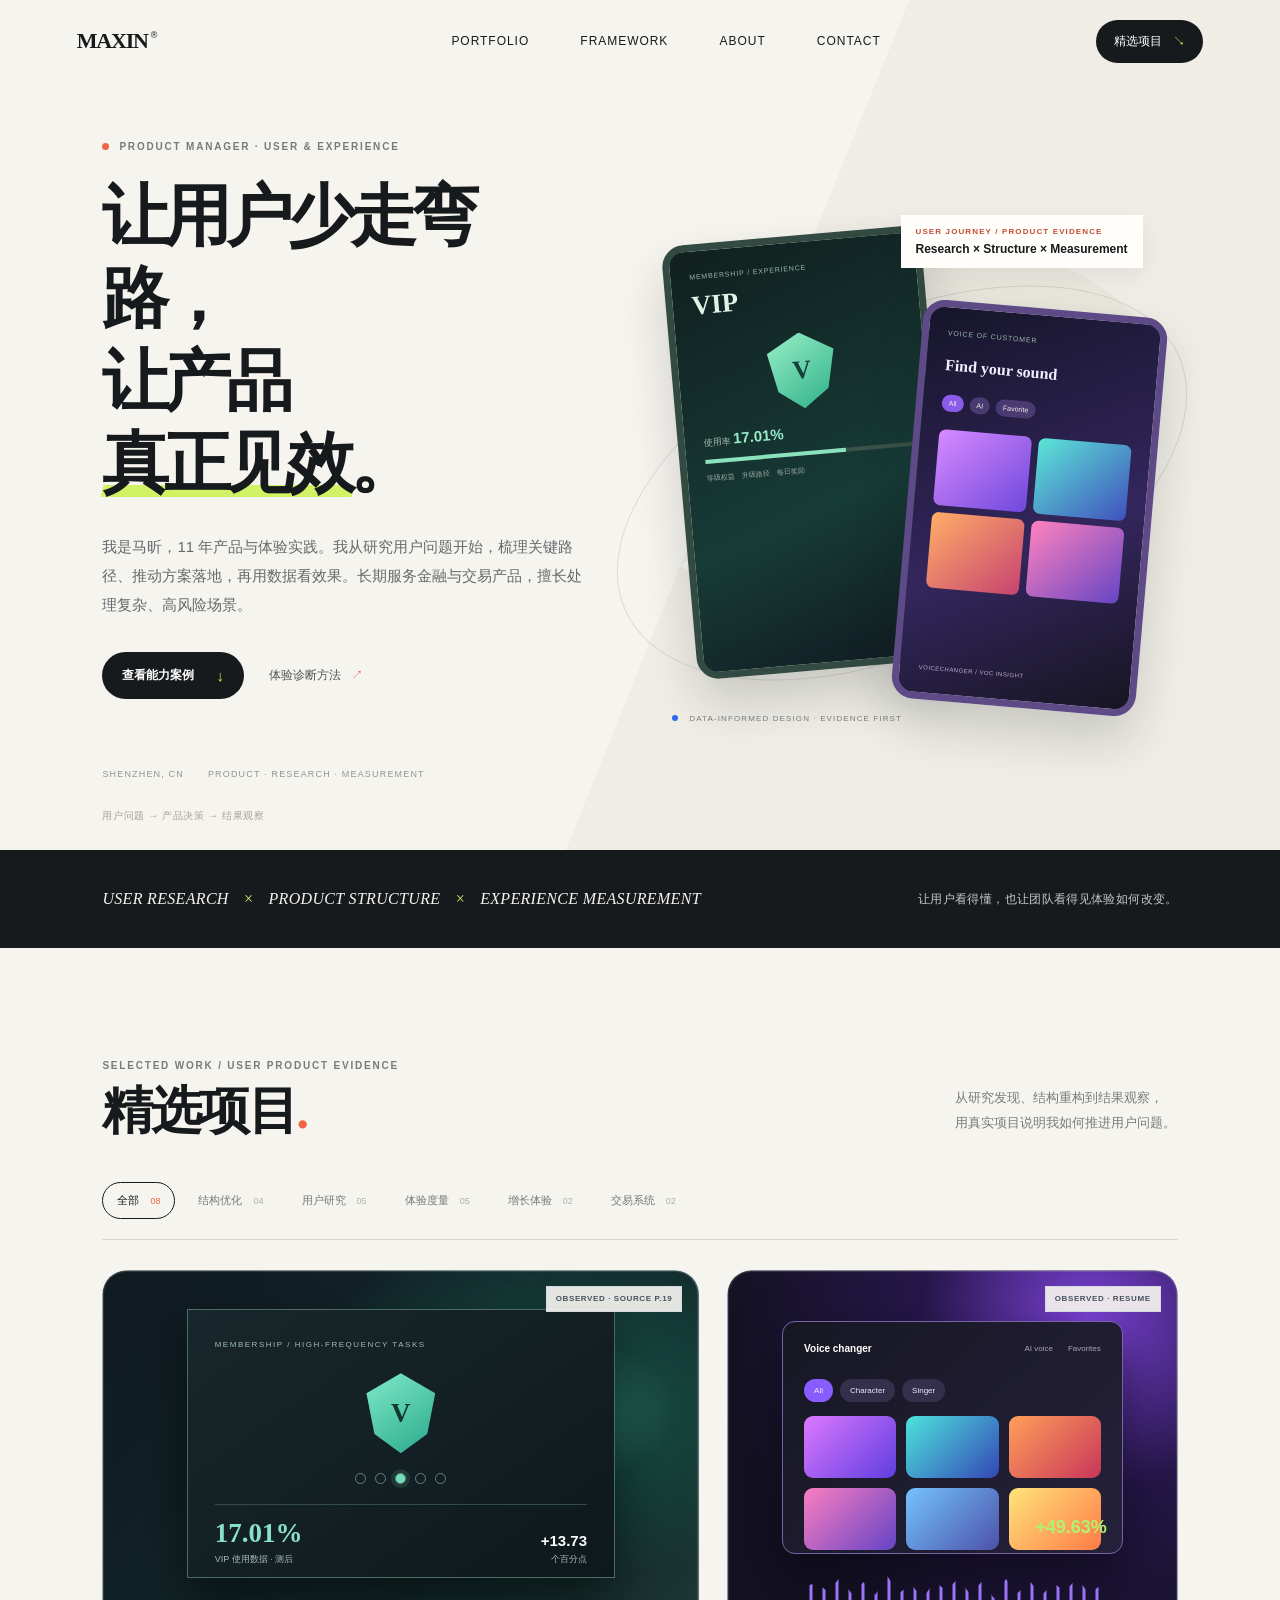
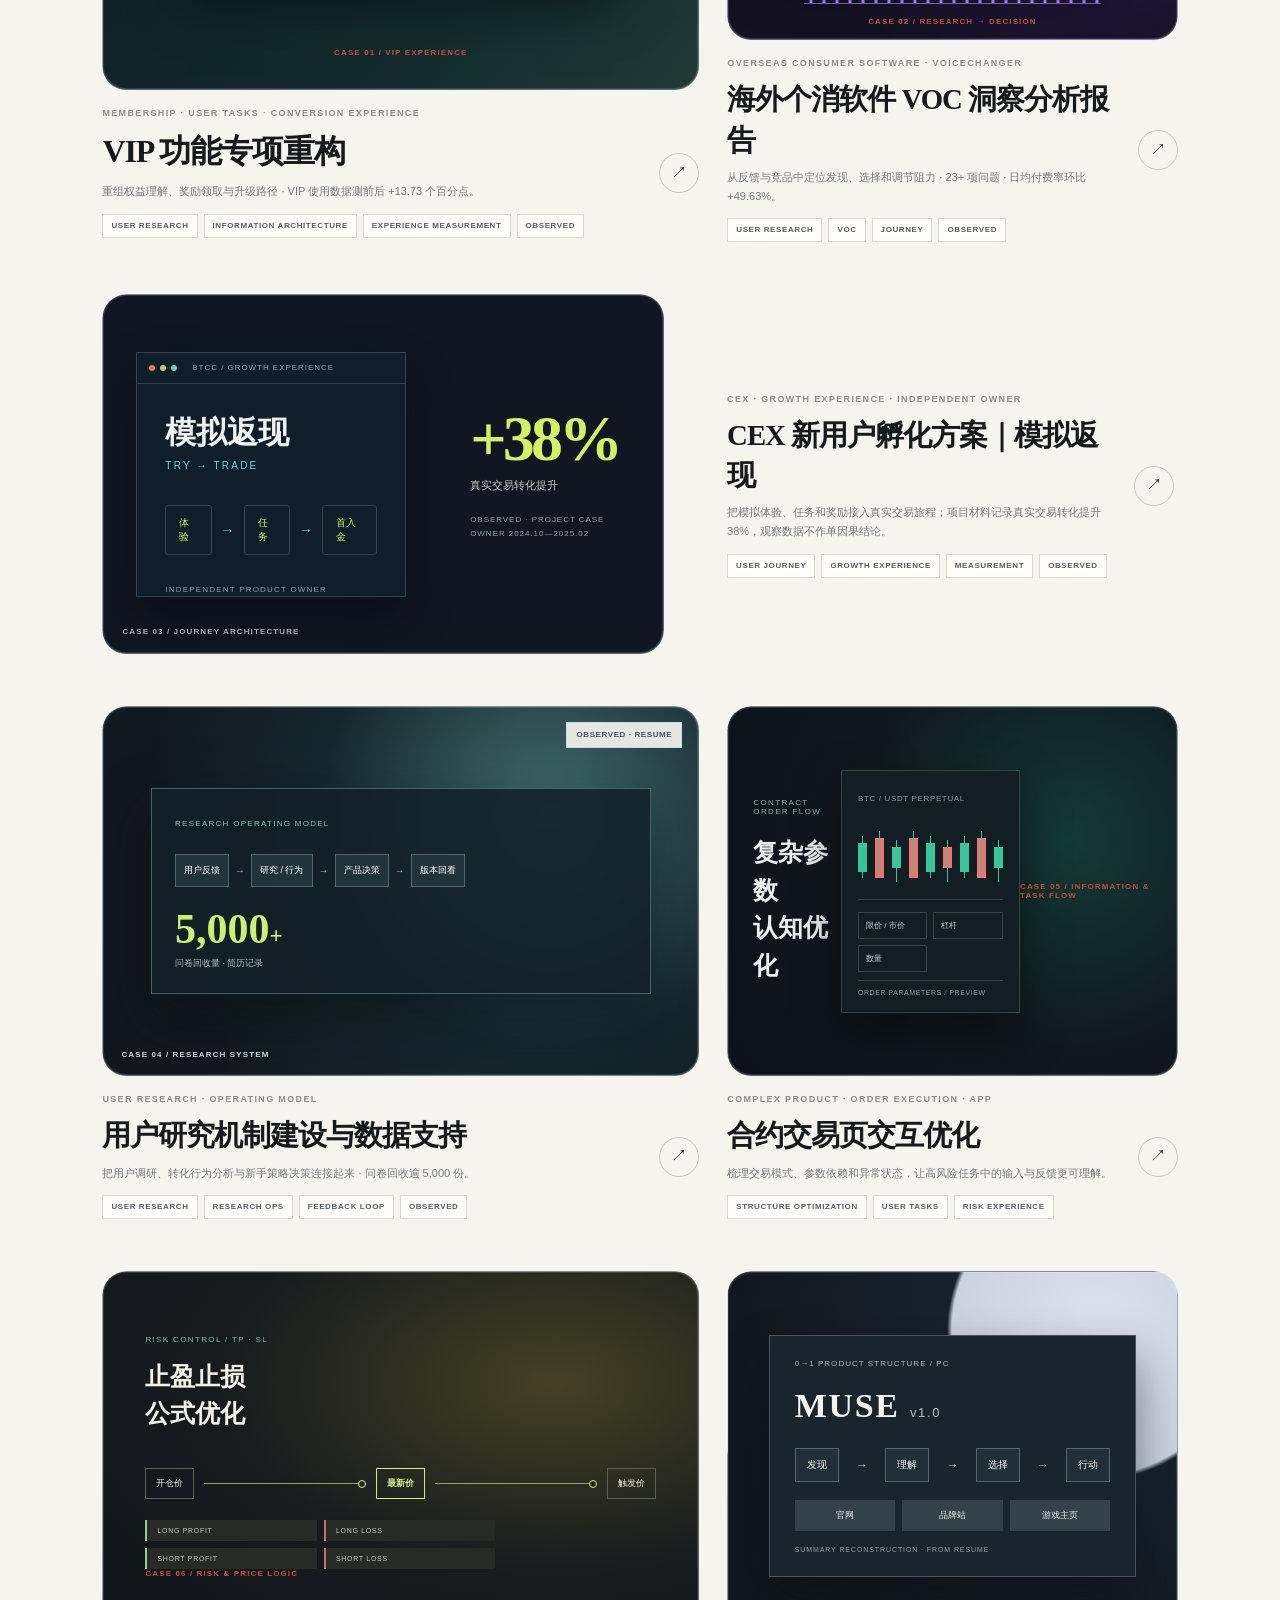
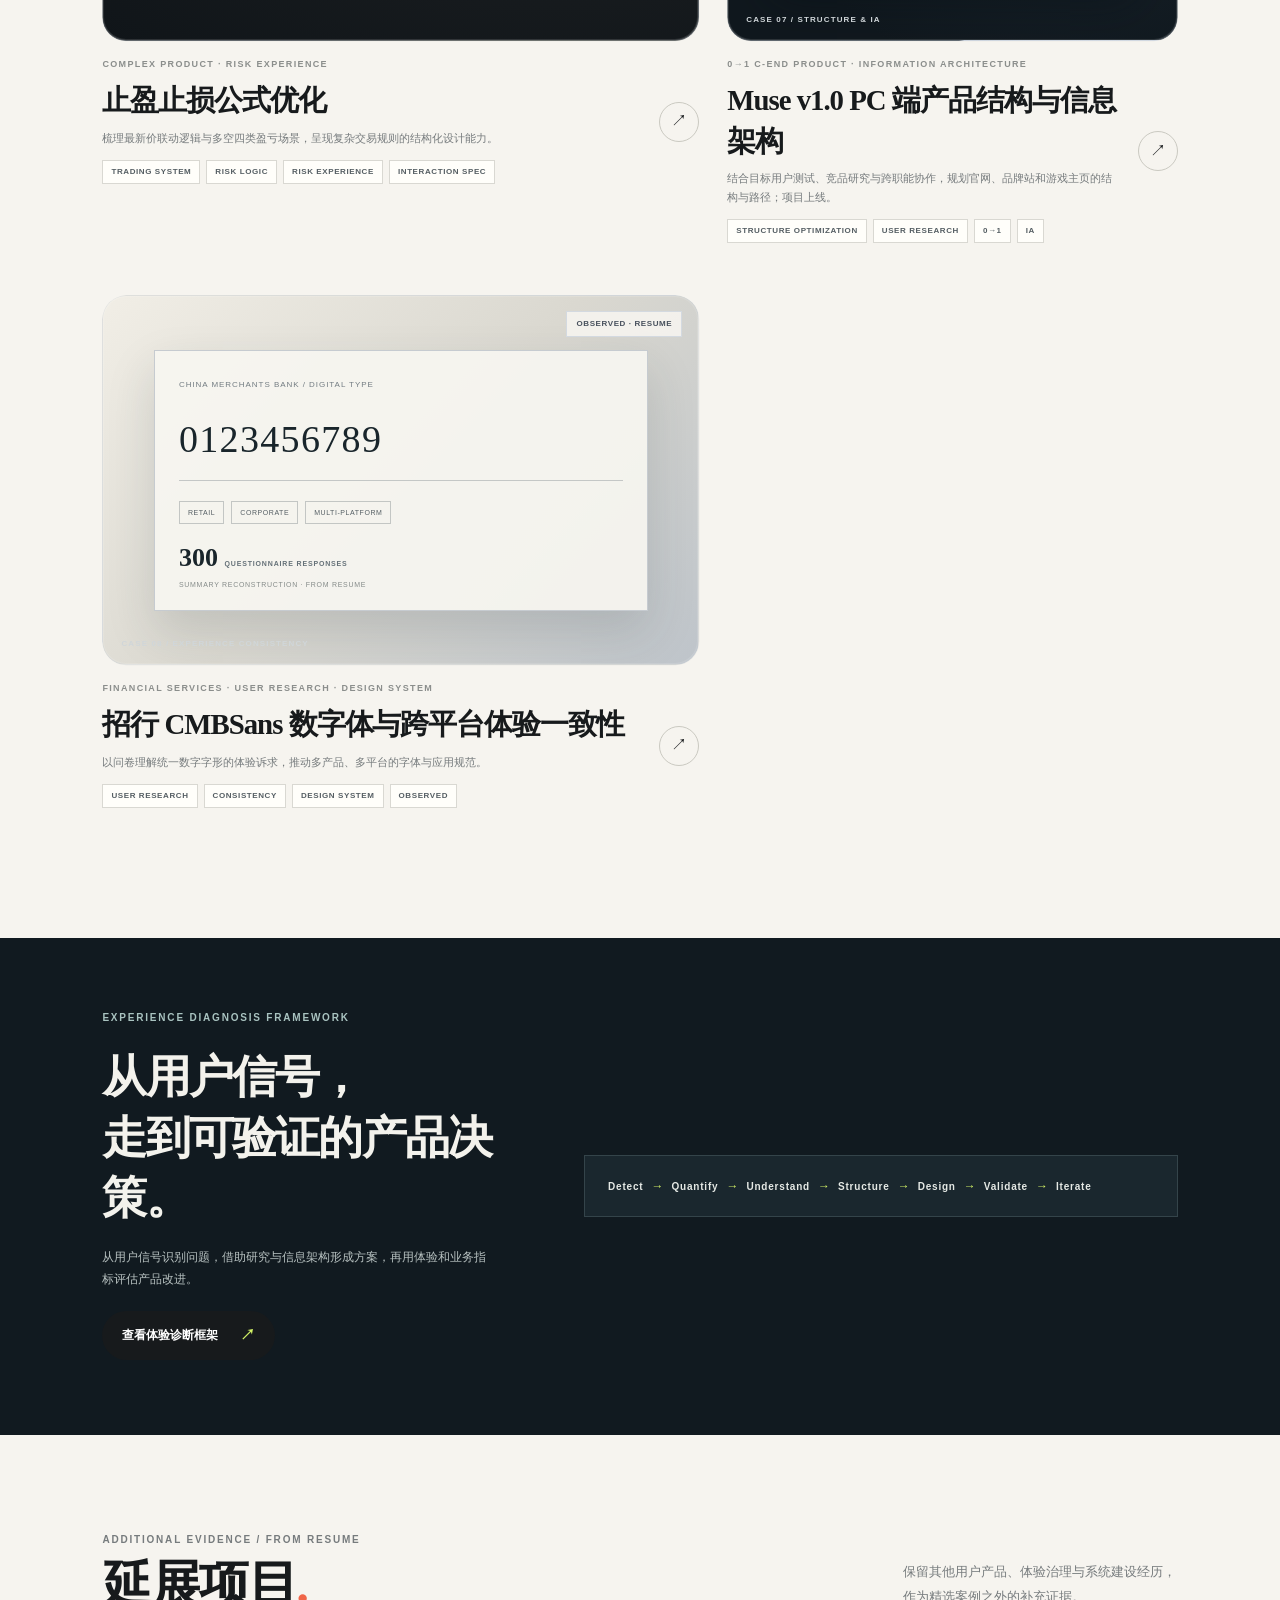
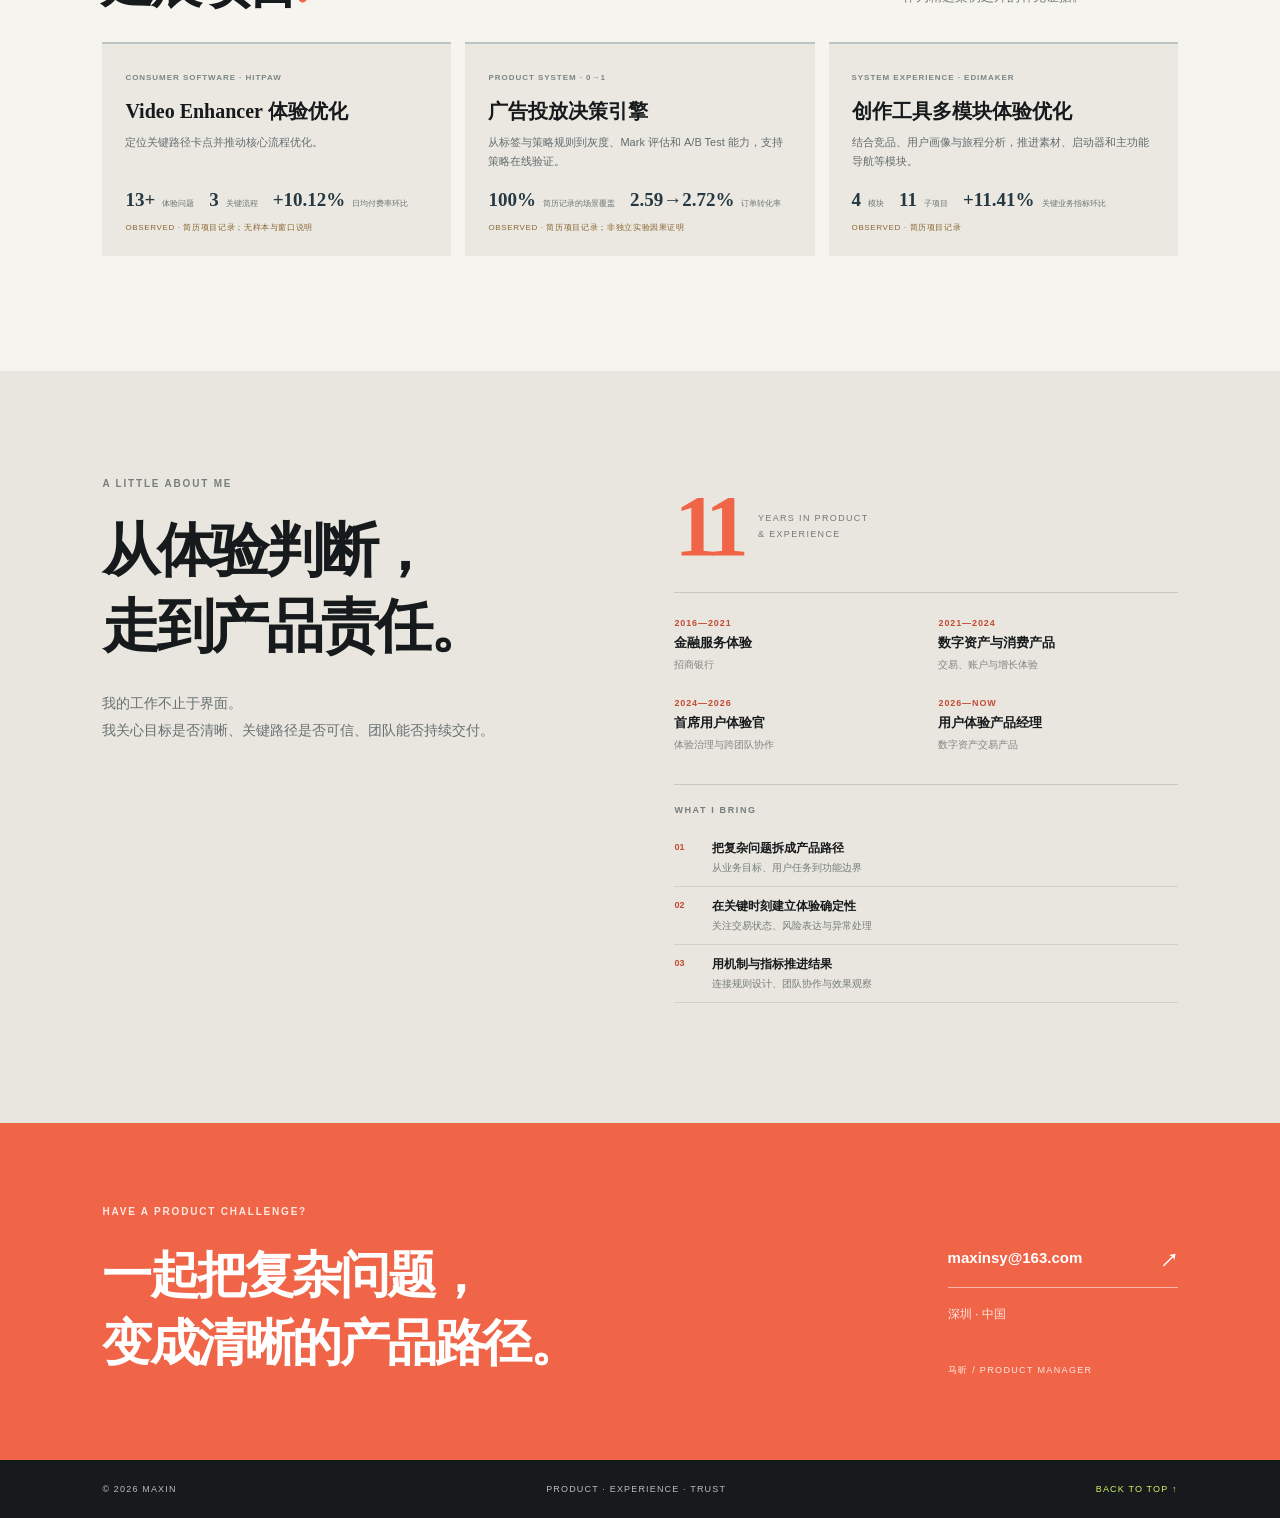
<file: index.html>
<!doctype html>
<html lang="zh-CN">
<head>
  <meta charset="utf-8">
  <meta name="viewport" content="width=device-width, initial-scale=1">
  <meta name="theme-color" content="#f6f4ef">
  <meta name="description" content="马昕的用户产品与体验作品集：用户研究、产品结构、体验度量与复杂业务产品设计。">
  <title>马昕 — Product & Experience</title>
  <link rel="stylesheet" href="styles.css?v=20261001-3">
</head>
<body>
  <header class="site-header">
    <a class="wordmark" href="#home" aria-label="Maxin 首页">MAXIN<span>®</span></a>
    <nav aria-label="主导航">
      <a href="#work">Portfolio</a><a href="framework.html">Framework</a><a href="about.html">About</a><a href="#contact">Contact</a>
    </nav>
    <a class="header-cta" href="#work">精选项目 <span>↘</span></a>
  </header>

  <main>
    <section class="hero" id="home">
      <div class="hero-copy">
        <p class="eyebrow"><i></i> PRODUCT MANAGER · USER & EXPERIENCE</p>
        <h1>让用户少走弯路，<br>让产品<span>真正见效</span>。</h1>
        <p class="hero-summary">我是马昕，11 年产品与体验实践。我从研究用户问题开始，梳理关键路径、推动方案落地，再用数据看效果。长期服务金融与交易产品，擅长处理复杂、高风险场景。</p>
        <div class="hero-actions"><a class="button button-dark" href="#work">查看能力案例 <b>↓</b></a><a class="text-link" href="framework.html">体验诊断方法 <span>↗</span></a></div>
        <div class="hero-meta"><span>SHENZHEN, CN</span><span>PRODUCT · RESEARCH · MEASUREMENT</span></div>
      </div>
      <div class="hero-art" aria-label="会员体验与用户研究案例">
        <div class="art-orbit orbit-one"></div><div class="art-orbit orbit-two"></div>
        <div class="art-label label-top"><span>USER JOURNEY / PRODUCT EVIDENCE</span><b>Research × Structure × Measurement</b></div>
        <div class="screen screen-market hero-vip-card" aria-label="VIP 会员体验项目视觉"><span>MEMBERSHIP / EXPERIENCE</span><b>VIP</b><i class="hero-vip-gem">V</i><small>使用率 <strong>17.01%</strong></small><div class="hero-progress"><i></i></div><em>等级权益　升级路径　每日奖励</em></div>
        <div class="screen screen-asset hero-voc-card" aria-label="VOC 体验洞察项目视觉"><span>VOICE OF CUSTOMER</span><b>Find your sound</b><div class="hero-voc-tags"><i>All</i><i>AI</i><i>Favorite</i></div><div class="hero-voc-grid"><i></i><i></i><i></i><i></i></div><small>VOICECHANGER / VOC INSIGHT</small></div>
        <div class="art-caption"><span class="pulse"></span> DATA-INFORMED DESIGN · EVIDENCE FIRST</div>
      </div>
      <div class="hero-bottom-note">用户问题 → 产品决策 → 结果观察</div>
    </section>

    <section class="intro-band" aria-label="定位">
      <p>USER RESEARCH <span>×</span> PRODUCT STRUCTURE <span>×</span> EXPERIENCE MEASUREMENT</p>
      <p>让用户看得懂，也让团队看得见体验如何改变。</p>
    </section>

    <section class="work section-wrap" id="work">
      <div class="section-heading">
        <div><p class="eyebrow">SELECTED WORK / USER PRODUCT EVIDENCE</p><h2>精选项目<span class="heading-dot">.</span></h2></div>
        <p class="section-lede">从研究发现、结构重构到结果观察，<br>用真实项目说明我如何推进用户问题。</p>
      </div>
      <div class="filters" role="group" aria-label="筛选项目">
        <button class="filter active" data-filter="all">全部 <span>08</span></button>
        <button class="filter" data-filter="structure">结构优化 <span>04</span></button>
        <button class="filter" data-filter="research">用户研究 <span>05</span></button>
        <button class="filter" data-filter="measurement">体验度量 <span>05</span></button>
        <button class="filter" data-filter="growth">增长体验 <span>02</span></button>
        <button class="filter" data-filter="trading">交易系统 <span>02</span></button>
      </div>

      <div class="project-grid">
        <button class="project-card card-feature" data-case="vip" data-category="research measurement growth">
          <div class="project-visual visual-vip"><div class="vip-mock"><span>MEMBERSHIP / HIGH-FREQUENCY TASKS</span><div class="vip-gem">V</div><div class="vip-levels"><i></i><i></i><i></i><i></i><i></i></div><div class="vip-metrics"><b>17.01%<small>VIP 使用数据 · 测后</small></b><strong>+13.73<small>个百分点</small></strong></div></div><span class="evidence-stamp">OBSERVED · SOURCE P.19</span><span class="visual-index">CASE 01 / VIP EXPERIENCE</span></div>
          <div class="project-info"><div><p class="project-type">MEMBERSHIP · USER TASKS · CONVERSION EXPERIENCE</p><h3>VIP 功能专项重构</h3><p class="project-desc">重组权益理解、奖励领取与升级路径 · VIP 使用数据测前后 +13.73 个百分点。</p><div class="project-tags"><span>USER RESEARCH</span><span>INFORMATION ARCHITECTURE</span><span>EXPERIENCE MEASUREMENT</span><span>OBSERVED</span></div></div><span class="circle-arrow">↗</span></div>
        </button>
        <button class="project-card" data-case="voc" data-category="structure research measurement">
          <div class="project-visual visual-voc"><div class="voc-interface"><div class="voc-nav"><b>Voice changer</b><span>AI voice</span><span>Favorites</span></div><div class="voc-tile-row"><i>All</i><i>Character</i><i>Singer</i></div><div class="voc-tiles"><i></i><i></i><i></i><i></i><i></i><i></i></div><div class="voc-wave"></div><span class="voc-lift">+49.63%</span></div><span class="evidence-stamp">OBSERVED · RESUME</span><span class="visual-index">CASE 02 / RESEARCH → DECISION</span></div>
          <div class="project-info"><div><p class="project-type">OVERSEAS CONSUMER SOFTWARE · VOICECHANGER</p><h3>海外个消软件 VOC 洞察分析报告</h3><p class="project-desc">从反馈与竞品中定位发现、选择和调节阻力 · 23+ 项问题 · 日均付费率环比 +49.63%。</p><div class="project-tags"><span>USER RESEARCH</span><span>VOC</span><span>JOURNEY</span><span>OBSERVED</span></div></div><span class="circle-arrow">↗</span></div>
        </button>
        <button class="project-card card-wide card-cashback" data-case="cashback" data-category="structure growth measurement">
          <div class="project-visual visual-cashback"><div class="mini-window"><div class="window-top"><i></i><i></i><i></i><span>BTCC / GROWTH EXPERIENCE</span></div><div class="window-content"><b>模拟返现</b><span>TRY → TRADE</span><div class="window-path"><i>体验</i><b>→</b><i>任务</i><b>→</b><i>首入金</i></div><small>INDEPENDENT PRODUCT OWNER</small></div></div><div class="cashback-side-stat"><b>+38%</b><span>真实交易转化提升</span><small>OBSERVED · PROJECT CASE<br>OWNER 2024.10—2025.02</small></div><span class="visual-index">CASE 03 / JOURNEY ARCHITECTURE</span></div>
          <div class="project-info"><div><p class="project-type">CEX · GROWTH EXPERIENCE · INDEPENDENT OWNER</p><h3>CEX 新用户孵化方案｜模拟返现</h3><p class="project-desc">把模拟体验、任务和奖励接入真实交易旅程；项目材料记录真实交易转化提升 38%，观察数据不作单因果结论。</p><div class="project-tags"><span>USER JOURNEY</span><span>GROWTH EXPERIENCE</span><span>MEASUREMENT</span><span>OBSERVED</span></div></div><span class="circle-arrow">↗</span></div>
        </button>
        <button class="project-card" data-case="research" data-category="research measurement">
          <div class="project-visual visual-research"><div class="research-loop"><span>RESEARCH OPERATING MODEL</span><div><i>用户反馈</i><b>→</b><i>研究 / 行为</i><b>→</b><i>产品决策</i><b>→</b><i>版本回看</i></div><strong>5,000<span>+</span></strong><small>问卷回收量 · 简历记录</small></div><span class="evidence-stamp">OBSERVED · RESUME</span><span class="visual-index">CASE 04 / RESEARCH SYSTEM</span></div>
          <div class="project-info"><div><p class="project-type">USER RESEARCH · OPERATING MODEL</p><h3>用户研究机制建设与数据支持</h3><p class="project-desc">把用户调研、转化行为分析与新手策略决策连接起来 · 问卷回收逾 5,000 份。</p><div class="project-tags"><span>USER RESEARCH</span><span>RESEARCH OPS</span><span>FEEDBACK LOOP</span><span>OBSERVED</span></div></div><span class="circle-arrow">↗</span></div>
        </button>
        <button class="project-card" data-case="contract" data-category="structure trading">
          <div class="project-visual visual-contract"><div class="contract-title"><span>CONTRACT ORDER FLOW</span><b>复杂参数<br>认知优化</b></div><div class="contract-panel"><small>BTC / USDT PERPETUAL</small><div class="candle-bars"><i></i><i></i><i></i><i></i><i></i><i></i><i></i><i></i><i></i></div><div class="contract-fields"><span>限价 / 市价</span><span>杠杆</span><span>数量</span></div><div class="contract-preview-label">ORDER PARAMETERS / PREVIEW</div></div><span class="visual-index">CASE 05 / INFORMATION & TASK FLOW</span></div>
          <div class="project-info"><div><p class="project-type">COMPLEX PRODUCT · ORDER EXECUTION · APP</p><h3>合约交易页交互优化</h3><p class="project-desc">梳理交易模式、参数依赖和异常状态，让高风险任务中的输入与反馈更可理解。</p><div class="project-tags"><span>STRUCTURE OPTIMIZATION</span><span>USER TASKS</span><span>RISK EXPERIENCE</span></div></div><span class="circle-arrow">↗</span></div>
        </button>
        <button class="project-card" data-case="risk" data-category="trading">
          <div class="project-visual visual-risk"><div class="risk-heading"><span>RISK CONTROL / TP · SL</span><b>止盈止损<br>公式优化</b></div><div class="risk-track"><span>开仓价</span><i></i><b>最新价</b><i></i><span>触发价</span></div><div class="risk-scenarios"><span>LONG PROFIT</span><span>LONG LOSS</span><span>SHORT PROFIT</span><span>SHORT LOSS</span></div><span class="visual-index">CASE 06 / RISK & PRICE LOGIC</span></div>
          <div class="project-info"><div><p class="project-type">COMPLEX PRODUCT · RISK EXPERIENCE</p><h3>止盈止损公式优化</h3><p class="project-desc">梳理最新价联动逻辑与多空四类盈亏场景，呈现复杂交易规则的结构化设计能力。</p><div class="project-tags"><span>TRADING SYSTEM</span><span>RISK LOGIC</span><span>RISK EXPERIENCE</span><span>INTERACTION SPEC</span></div></div><span class="circle-arrow">↗</span></div>
        </button>
        <button class="project-card" data-case="muse" data-category="structure research">
          <div class="project-visual visual-muse"><div class="muse-map"><span>0→1 PRODUCT STRUCTURE / PC</span><b>MUSE <small>v1.0</small></b><div class="muse-path"><i>发现</i><em>→</em><i>理解</i><em>→</em><i>选择</i><em>→</em><i>行动</i></div><div class="muse-surfaces"><span>官网</span><span>品牌站</span><span>游戏主页</span></div><small>SUMMARY RECONSTRUCTION · FROM RESUME</small></div><span class="visual-index">CASE 07 / STRUCTURE & IA</span></div>
          <div class="project-info"><div><p class="project-type">0→1 C-END PRODUCT · INFORMATION ARCHITECTURE</p><h3>Muse v1.0 PC 端产品结构与信息架构</h3><p class="project-desc">结合目标用户测试、竞品研究与跨职能协作，规划官网、品牌站和游戏主页的结构与路径；项目上线。</p><div class="project-tags"><span>STRUCTURE OPTIMIZATION</span><span>USER RESEARCH</span><span>0→1</span><span>IA</span></div></div><span class="circle-arrow">↗</span></div>
        </button>
        <button class="project-card" data-case="cmb" data-category="research measurement">
          <div class="project-visual visual-cmb"><div class="cmb-specimen"><span>CHINA MERCHANTS BANK / DIGITAL TYPE</span><div class="cmb-numerals">0123456789</div><div class="cmb-rules"><i>RETAIL</i><i>CORPORATE</i><i>MULTI-PLATFORM</i></div><b>300 <small>QUESTIONNAIRE RESPONSES</small></b><small>SUMMARY RECONSTRUCTION · FROM RESUME</small></div><span class="evidence-stamp">OBSERVED · RESUME</span><span class="visual-index">CASE 08 / EXPERIENCE CONSISTENCY</span></div>
          <div class="project-info"><div><p class="project-type">FINANCIAL SERVICES · USER RESEARCH · DESIGN SYSTEM</p><h3>招行 CMBSans 数字体与跨平台体验一致性</h3><p class="project-desc">以问卷理解统一数字字形的体验诉求，推动多产品、多平台的字体与应用规范。</p><div class="project-tags"><span>USER RESEARCH</span><span>CONSISTENCY</span><span>DESIGN SYSTEM</span><span>OBSERVED</span></div></div><span class="circle-arrow">↗</span></div>
        </button>
      </div>
    </section>

    <section class="framework-preview section-wrap" aria-labelledby="framework-preview-title">
      <div class="framework-preview-copy"><p class="eyebrow">EXPERIENCE DIAGNOSIS FRAMEWORK</p><h2 id="framework-preview-title">从用户信号，<br>走到可验证的产品决策。</h2><p>从用户信号识别问题，借助研究与信息架构形成方案，再用体验和业务指标评估产品改进。</p><a class="button button-dark" href="framework.html">查看体验诊断框架 <b>↗</b></a></div>
      <div class="diagnosis-rail" aria-label="体验诊断七步"><span>Detect</span><i>→</i><span>Quantify</span><i>→</i><span>Understand</span><i>→</i><span>Structure</span><i>→</i><span>Design</span><i>→</i><span>Validate</span><i>→</i><span>Iterate</span></div>
    </section>

    <section class="other-work section-wrap" id="other-work" aria-labelledby="other-work-title">
      <div class="section-heading"><div><p class="eyebrow">ADDITIONAL EVIDENCE / FROM RESUME</p><h2 id="other-work-title">延展项目<span class="heading-dot">.</span></h2></div><p class="section-lede">保留其他用户产品、体验治理与系统建设经历，<br>作为精选案例之外的补充证据。</p></div>
      <div class="other-work-grid">
        <article><span class="other-kicker">CONSUMER SOFTWARE · HITPAW</span><h3>Video Enhancer 体验优化</h3><p>定位关键路径卡点并推动核心流程优化。</p><div class="other-metric"><b>13+</b><span>体验问题</span><b>3</b><span>关键流程</span><b>+10.12%</b><span>日均付费率环比</span></div><small class="evidence-inline">OBSERVED · 简历项目记录；无样本与窗口说明</small></article>
        <article><span class="other-kicker">PRODUCT SYSTEM · 0→1</span><h3>广告投放决策引擎</h3><p>从标签与策略规则到灰度、Mark 评估和 A/B Test 能力，支持策略在线验证。</p><div class="other-metric"><b>100%</b><span>简历记录的场景覆盖</span><b>2.59→2.72%</b><span>订单转化率</span></div><small class="evidence-inline">OBSERVED · 简历项目记录；非独立实验因果证明</small></article>
        <article><span class="other-kicker">SYSTEM EXPERIENCE · EDIMAKER</span><h3>创作工具多模块体验优化</h3><p>结合竞品、用户画像与旅程分析，推进素材、启动器和主功能导航等模块。</p><div class="other-metric"><b>4</b><span>模块</span><b>11</b><span>子项目</span><b>+11.41%</b><span>关键业务指标环比</span></div><small class="evidence-inline">OBSERVED · 简历项目记录</small></article>
      </div>
    </section>

    <section class="about section-wrap" id="about">
      <div class="about-head"><p class="eyebrow">A LITTLE ABOUT ME</p><h2>从体验判断，<br>走到产品责任。</h2><p>我的工作不止于界面。<br>我关心目标是否清晰、关键路径是否可信、团队能否持续交付。</p></div>
      <div class="about-side"><div class="years"><strong>11</strong><span>YEARS IN PRODUCT<br>& EXPERIENCE</span></div><div class="about-rule"></div><div class="timeline"><div><span>2016—2021</span><b>金融服务体验</b><small>招商银行</small></div><div><span>2021—2024</span><b>数字资产与消费产品</b><small>交易、账户与增长体验</small></div><div><span>2024—2026</span><b>首席用户体验官</b><small>体验治理与跨团队协作</small></div><div><span>2026—NOW</span><b>用户体验产品经理</b><small>数字资产交易产品</small></div></div><div class="strengths"><p class="eyebrow">WHAT I BRING</p><div><span>01</span><b>把复杂问题拆成产品路径</b><small>从业务目标、用户任务到功能边界</small></div><div><span>02</span><b>在关键时刻建立体验确定性</b><small>关注交易状态、风险表达与异常处理</small></div><div><span>03</span><b>用机制与指标推进结果</b><small>连接规则设计、团队协作与效果观察</small></div></div></div>
    </section>

    <section class="contact" id="contact"><div><p class="eyebrow">HAVE A PRODUCT CHALLENGE?</p><h2>一起把复杂问题，<br>变成清晰的产品路径。</h2></div><div class="contact-links"><a href="mailto:maxinsy@163.com">maxinsy@163.com <span>↗</span></a><p>深圳 · 中国</p><small>马昕 / PRODUCT MANAGER</small></div></section>
  </main>
  <footer class="site-footer"><span>© 2026 MAXIN</span><span>PRODUCT · EXPERIENCE · TRUST</span><a href="#home">BACK TO TOP ↑</a></footer>

  <dialog class="case-dialog" id="caseDialog" aria-label="项目案例详情">
    <button class="dialog-close" aria-label="关闭案例">×</button>
    <article id="caseContent" class="case-content"></article>
  </dialog>
  <dialog class="lightbox" id="lightbox" aria-label="界面截图放大"><button class="lightbox-close" aria-label="关闭图片">×</button><img id="lightboxImage" alt="放大的产品界面截图"><p>点击图片外侧或按 Esc 关闭</p></dialog>
  <script src="app.js?v=20261013-1"></script>
</body>
</html>
</file>
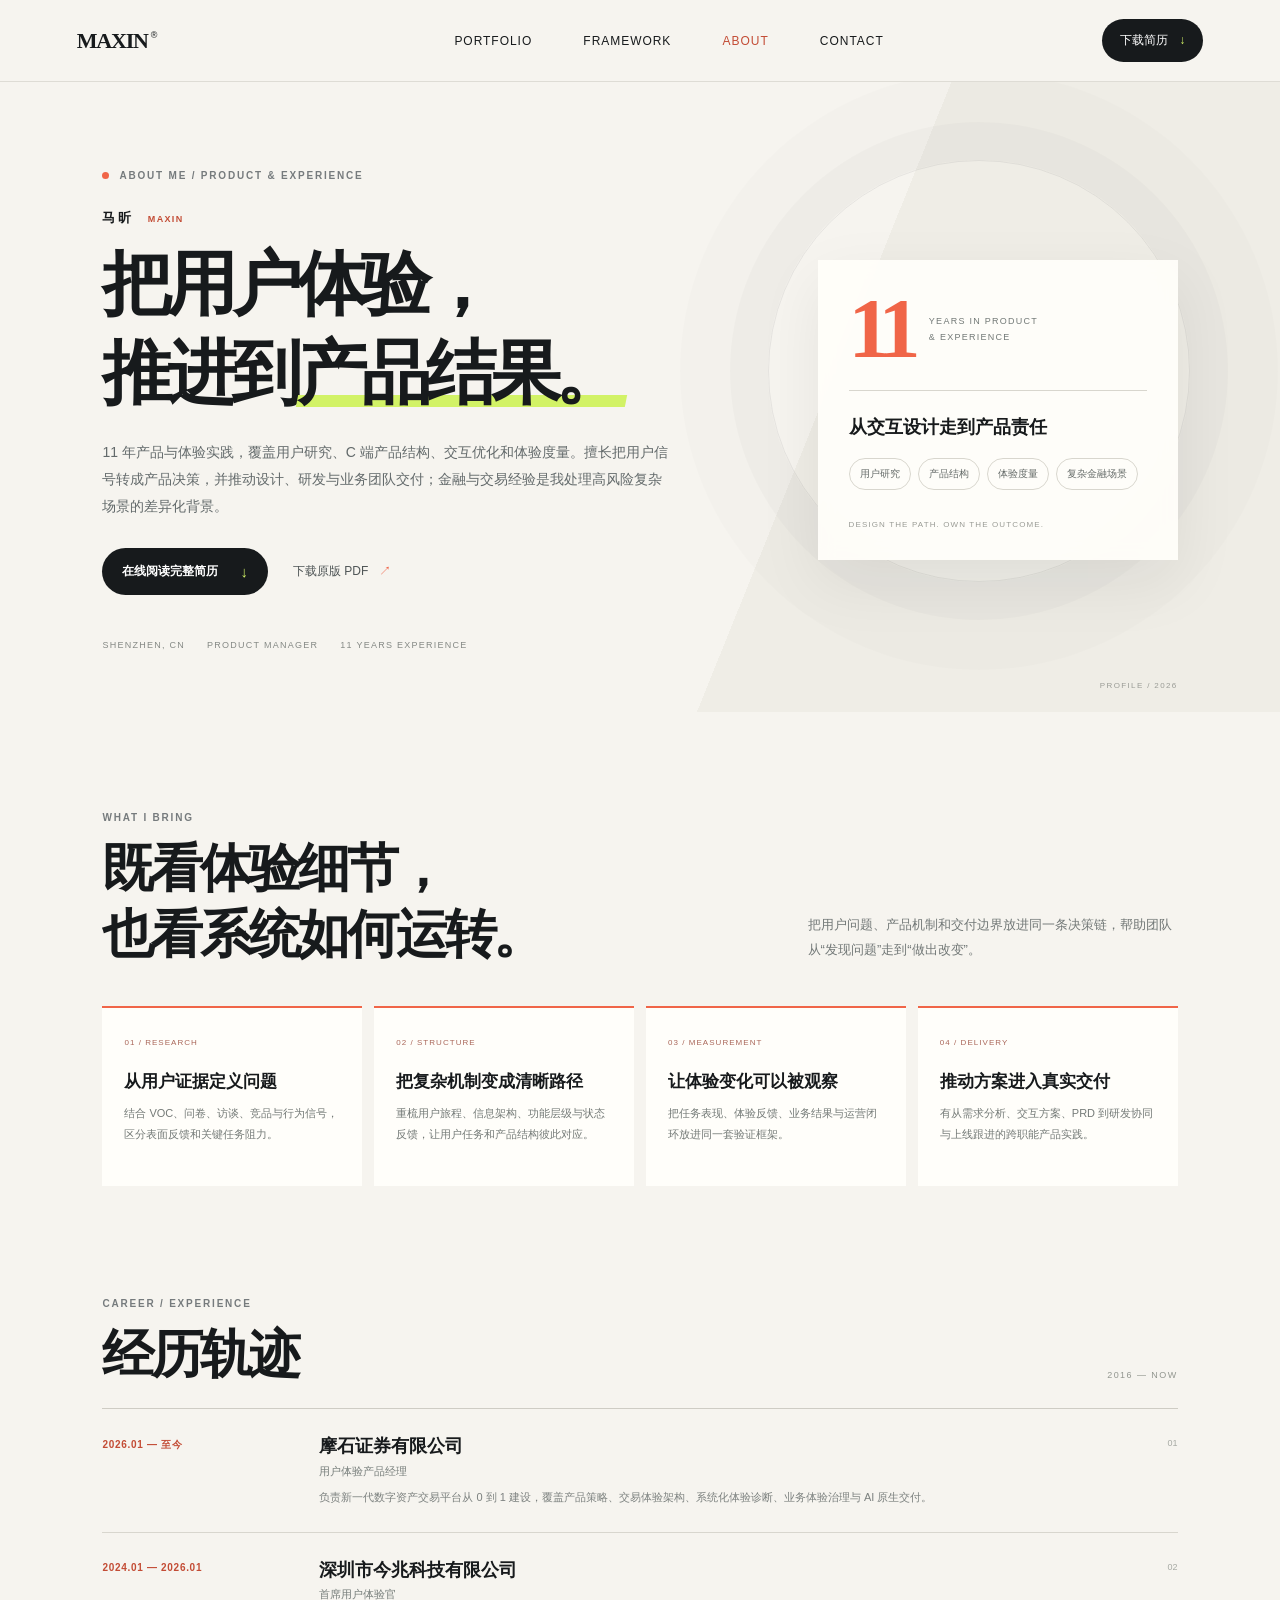
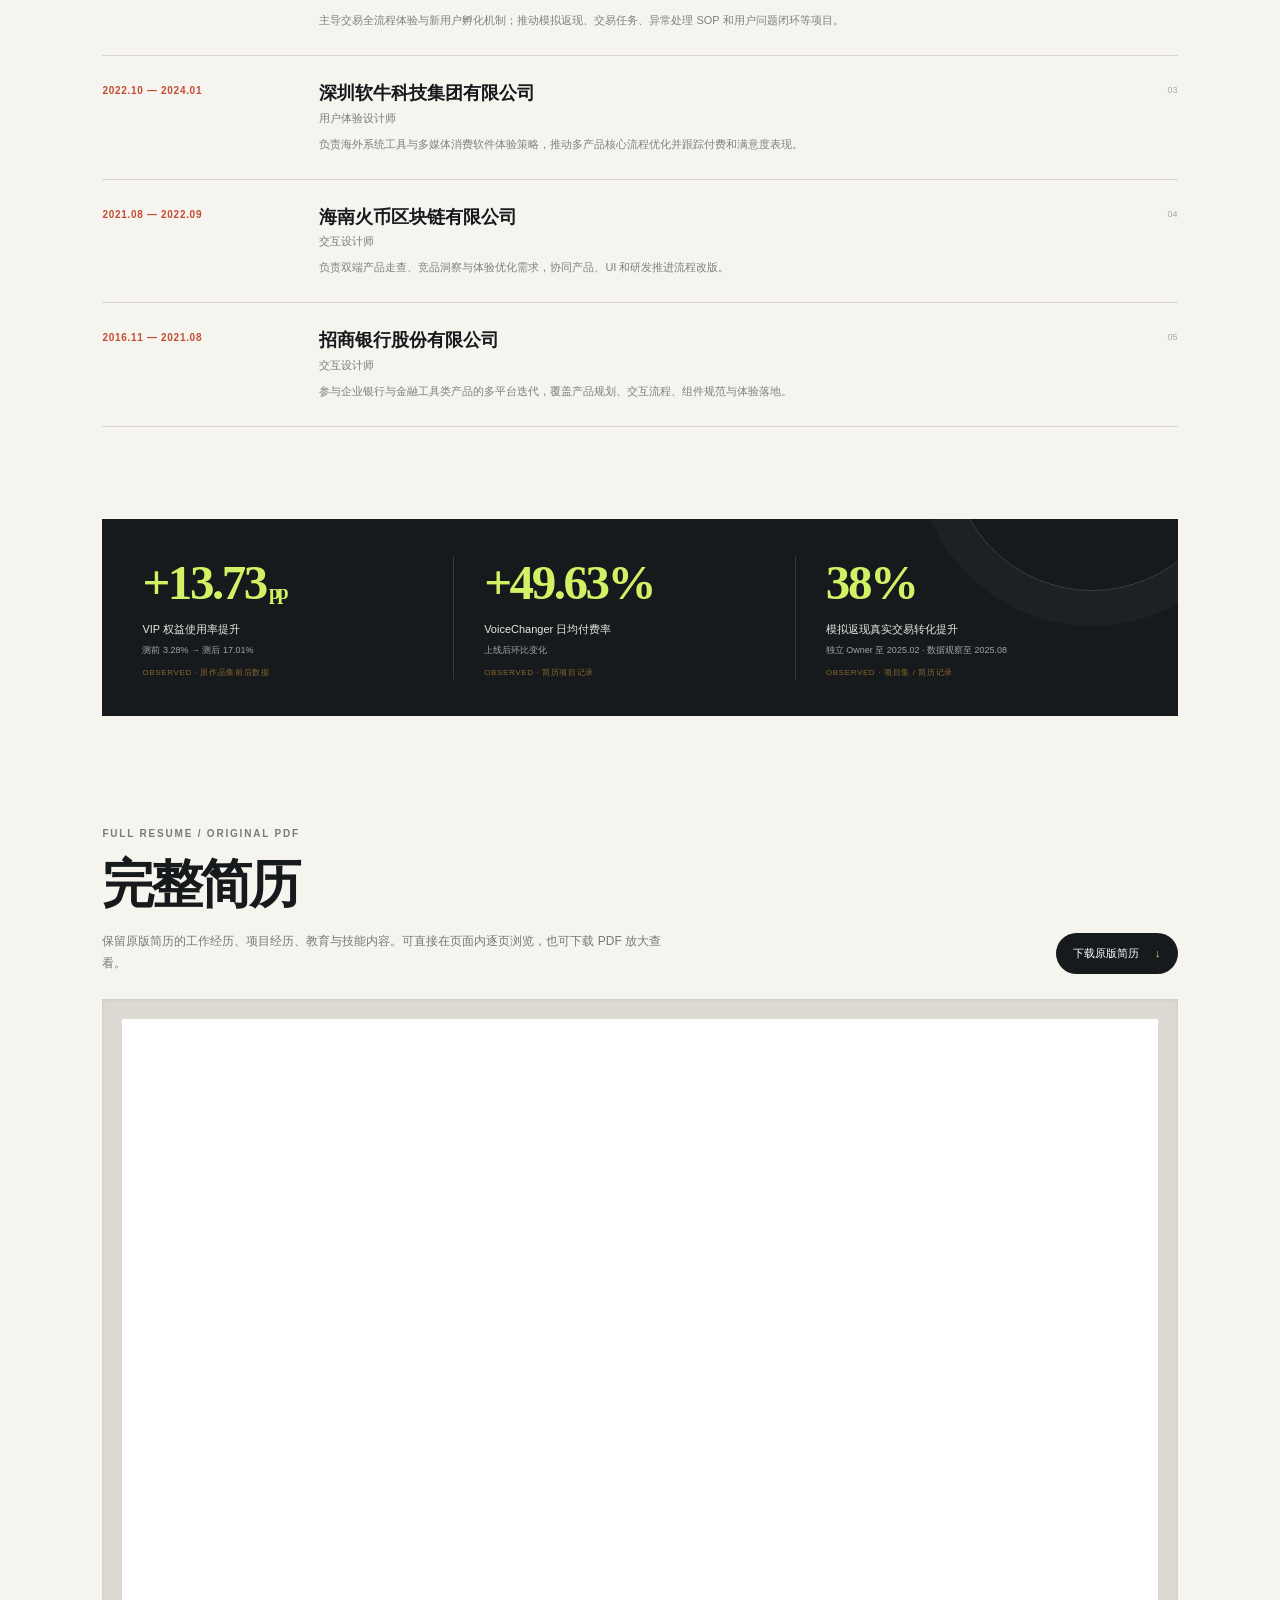
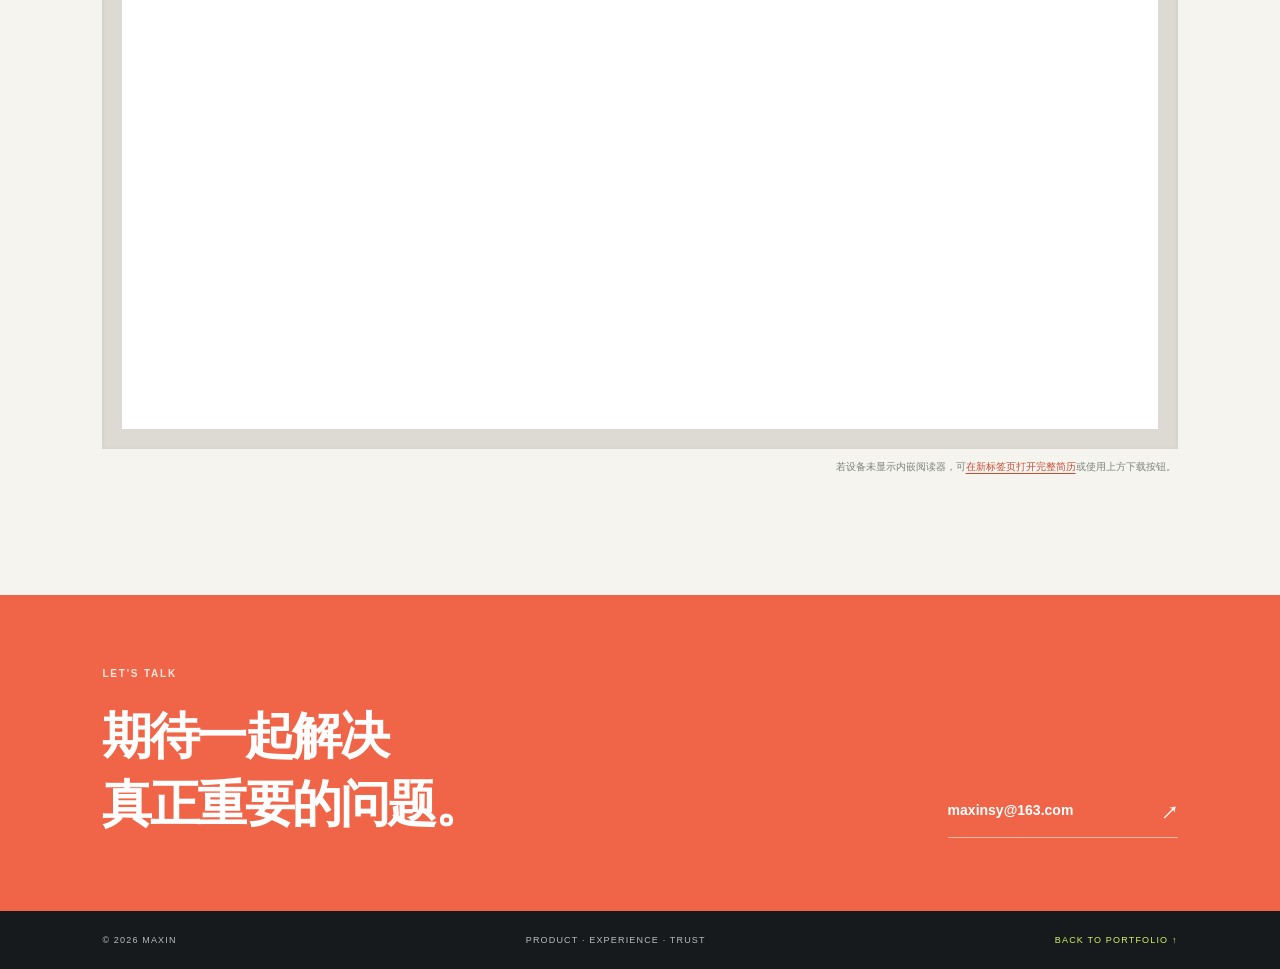
<file: about.html>
<!doctype html>
<html lang="zh-CN">
<head>
  <meta charset="utf-8">
  <meta name="viewport" content="width=device-width, initial-scale=1">
  <meta name="theme-color" content="#f6f4ef">
  <meta name="description" content="马昕的完整职业履历与产品经历。专注用户研究、产品结构、体验度量与复杂业务体验。">
  <title>About Me / 马昕 — Product & Experience</title>
  <link rel="stylesheet" href="styles.css?v=20261001-2">
  <link rel="stylesheet" href="about.css">
</head>
<body class="about-page">
  <header class="site-header about-header">
    <a class="wordmark" href="index.html" aria-label="Maxin 首页">MAXIN<span>®</span></a>
    <nav aria-label="主导航">
      <a href="index.html#work">Portfolio</a><a href="framework.html">Framework</a><a href="about.html" aria-current="page">About</a><a href="index.html#contact">Contact</a>
    </nav>
    <a class="header-cta" href="assets/resume-original.pdf" download>下载简历 <span>↓</span></a>
  </header>

  <main>
    <section class="about-hero">
      <div class="about-hero-copy">
        <p class="eyebrow"><i></i> ABOUT ME / PRODUCT & EXPERIENCE</p>
        <p class="about-hero-kicker">马昕 <span>MAXIN</span></p>
        <h1>把用户体验，<br>推进到<strong>产品结果。</strong></h1>
        <p class="about-lede">11 年产品与体验实践，覆盖用户研究、C 端产品结构、交互优化和体验度量。擅长把用户信号转成产品决策，并推动设计、研发与业务团队交付；金融与交易经验是我处理高风险复杂场景的差异化背景。</p>
        <div class="about-hero-actions"><a class="button button-dark" href="#resume">在线阅读完整简历 <b>↓</b></a><a class="text-link" href="assets/resume-original.pdf" download>下载原版 PDF <span>↗</span></a></div>
        <div class="about-hero-meta"><span>SHENZHEN, CN</span><span>PRODUCT MANAGER</span><span>11 YEARS EXPERIENCE</span></div>
      </div>
      <aside class="about-hero-aside" aria-label="职业概览">
        <div class="about-years"><strong>11</strong><span>YEARS IN PRODUCT<br>& EXPERIENCE</span></div>
        <div class="about-aside-rule"></div>
        <p>从交互设计走到产品责任</p>
        <div class="about-tags"><span>用户研究</span><span>产品结构</span><span>体验度量</span><span>复杂金融场景</span></div>
        <small>DESIGN THE PATH. OWN THE OUTCOME.</small>
      </aside>
      <span class="about-hero-index">PROFILE / 2026</span>
    </section>

    <section class="about-content">
      <div class="about-section-heading">
        <div><p class="eyebrow">WHAT I BRING</p><h2>既看体验细节，<br>也看系统如何运转。</h2></div>
        <p>把用户问题、产品机制和交付边界放进同一条决策链，帮助团队从“发现问题”走到“做出改变”。</p>
      </div>

      <div class="about-strength-grid">
        <article><span>01 / RESEARCH</span><h3>从用户证据定义问题</h3><p>结合 VOC、问卷、访谈、竞品与行为信号，区分表面反馈和关键任务阻力。</p></article>
        <article><span>02 / STRUCTURE</span><h3>把复杂机制变成清晰路径</h3><p>重梳用户旅程、信息架构、功能层级与状态反馈，让用户任务和产品结构彼此对应。</p></article>
        <article><span>03 / MEASUREMENT</span><h3>让体验变化可以被观察</h3><p>把任务表现、体验反馈、业务结果与运营闭环放进同一套验证框架。</p></article>
        <article><span>04 / DELIVERY</span><h3>推动方案进入真实交付</h3><p>有从需求分析、交互方案、PRD 到研发协同与上线跟进的跨职能产品实践。</p></article>
      </div>

      <section class="career-section" aria-labelledby="career-title">
        <div class="career-heading"><div><p class="eyebrow">CAREER / EXPERIENCE</p><h2 id="career-title">经历轨迹</h2></div><span>2016 — NOW</span></div>
        <div class="career-timeline">
          <article><time>2026.01 — 至今</time><div><h3>摩石证券有限公司</h3><p>用户体验产品经理</p><small>负责新一代数字资产交易平台从 0 到 1 建设，覆盖产品策略、交易体验架构、系统化体验诊断、业务体验治理与 AI 原生交付。</small></div><b>01</b></article>
          <article><time>2024.01 — 2026.01</time><div><h3>深圳市今兆科技有限公司</h3><p>首席用户体验官</p><small>主导交易全流程体验与新用户孵化机制；推动模拟返现、交易任务、异常处理 SOP 和用户问题闭环等项目。</small></div><b>02</b></article>
          <article><time>2022.10 — 2024.01</time><div><h3>深圳软牛科技集团有限公司</h3><p>用户体验设计师</p><small>负责海外系统工具与多媒体消费软件体验策略，推动多产品核心流程优化并跟踪付费和满意度表现。</small></div><b>03</b></article>
          <article><time>2021.08 — 2022.09</time><div><h3>海南火币区块链有限公司</h3><p>交互设计师</p><small>负责双端产品走查、竞品洞察与体验优化需求，协同产品、UI 和研发推进流程改版。</small></div><b>04</b></article>
          <article><time>2016.11 — 2021.08</time><div><h3>招商银行股份有限公司</h3><p>交互设计师</p><small>参与企业银行与金融工具类产品的多平台迭代，覆盖产品规划、交互流程、组件规范与体验落地。</small></div><b>05</b></article>
        </div>
      </section>

      <section class="about-proof-section" aria-label="简历核心成果">
        <div><span>+13.73<span class="unit">pp</span></span><p>VIP 权益使用率提升<br><small>测前 3.28% → 测后 17.01%</small><em class="evidence-inline">OBSERVED · 原作品集前后数据</em></p></div>
        <div><span>+49.63%</span><p>VoiceChanger 日均付费率<br><small>上线后环比变化</small><em class="evidence-inline">OBSERVED · 简历项目记录</em></p></div>
        <div><span>38%</span><p>模拟返现真实交易转化提升<br><small>独立 Owner 至 2025.02 · 数据观察至 2025.08</small><em class="evidence-inline">OBSERVED · 项目集 / 简历记录</em></p></div>
      </section>

      <section class="resume-viewer-section" id="resume" aria-labelledby="resume-title">
        <div class="resume-viewer-heading"><div><p class="eyebrow">FULL RESUME / ORIGINAL PDF</p><h2 id="resume-title">完整简历</h2><p>保留原版简历的工作经历、项目经历、教育与技能内容。可直接在页面内逐页浏览，也可下载 PDF 放大查看。</p></div><a class="resume-download" href="assets/resume-original.pdf" download>下载原版简历 <span>↓</span></a></div>
        <div class="resume-frame-wrap"><iframe class="resume-frame" src="assets/resume-original.pdf#view=FitH" title="马昕完整原版简历 PDF" loading="lazy"></iframe></div>
        <p class="resume-fallback">若设备未显示内嵌阅读器，可<a href="assets/resume-original.pdf" target="_blank" rel="noopener">在新标签页打开完整简历</a>或使用上方下载按钮。</p>
      </section>
    </section>

    <section class="about-contact"><div><p class="eyebrow">LET'S TALK</p><h2>期待一起解决<br>真正重要的问题。</h2></div><a href="mailto:maxinsy@163.com">maxinsy@163.com <span>↗</span></a></section>
  </main>
  <footer class="site-footer"><span>© 2026 MAXIN</span><span>PRODUCT · EXPERIENCE · TRUST</span><a href="index.html#work">BACK TO PORTFOLIO ↑</a></footer>
</body>
</html>
</file>
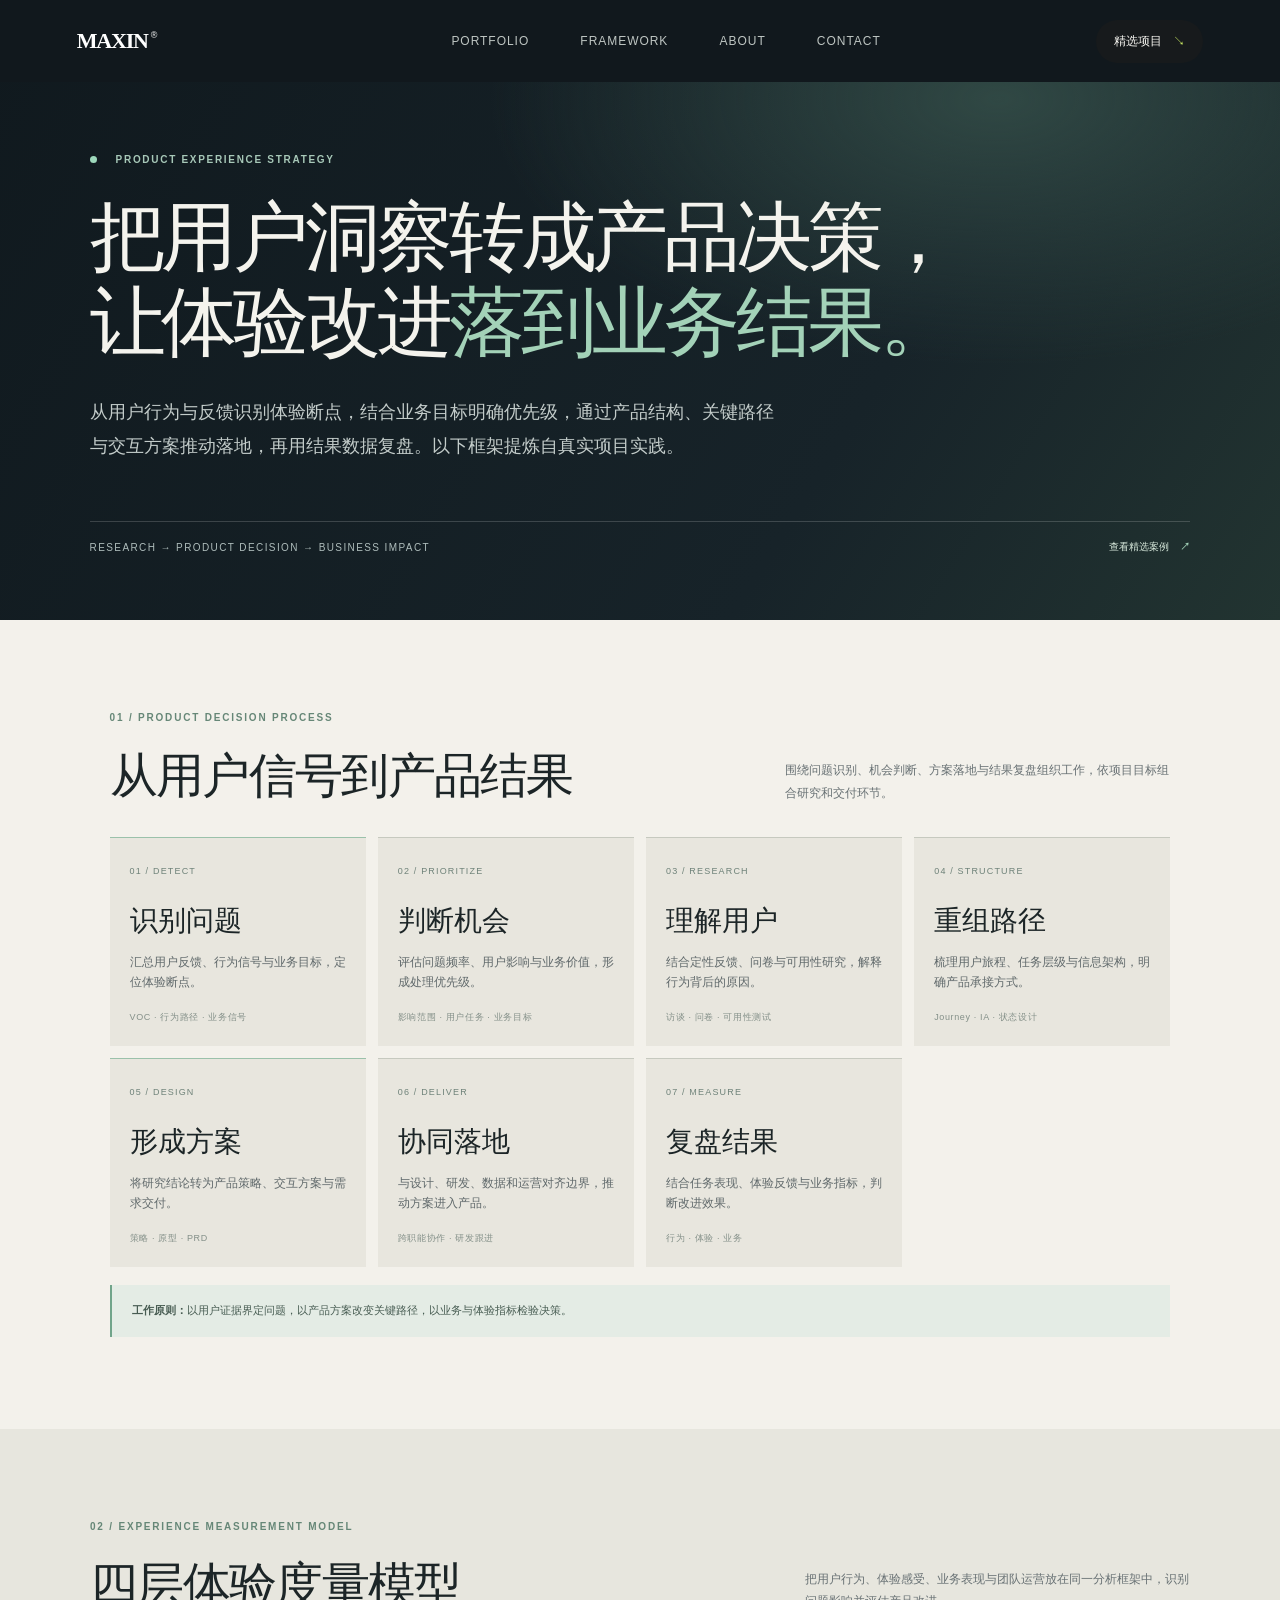
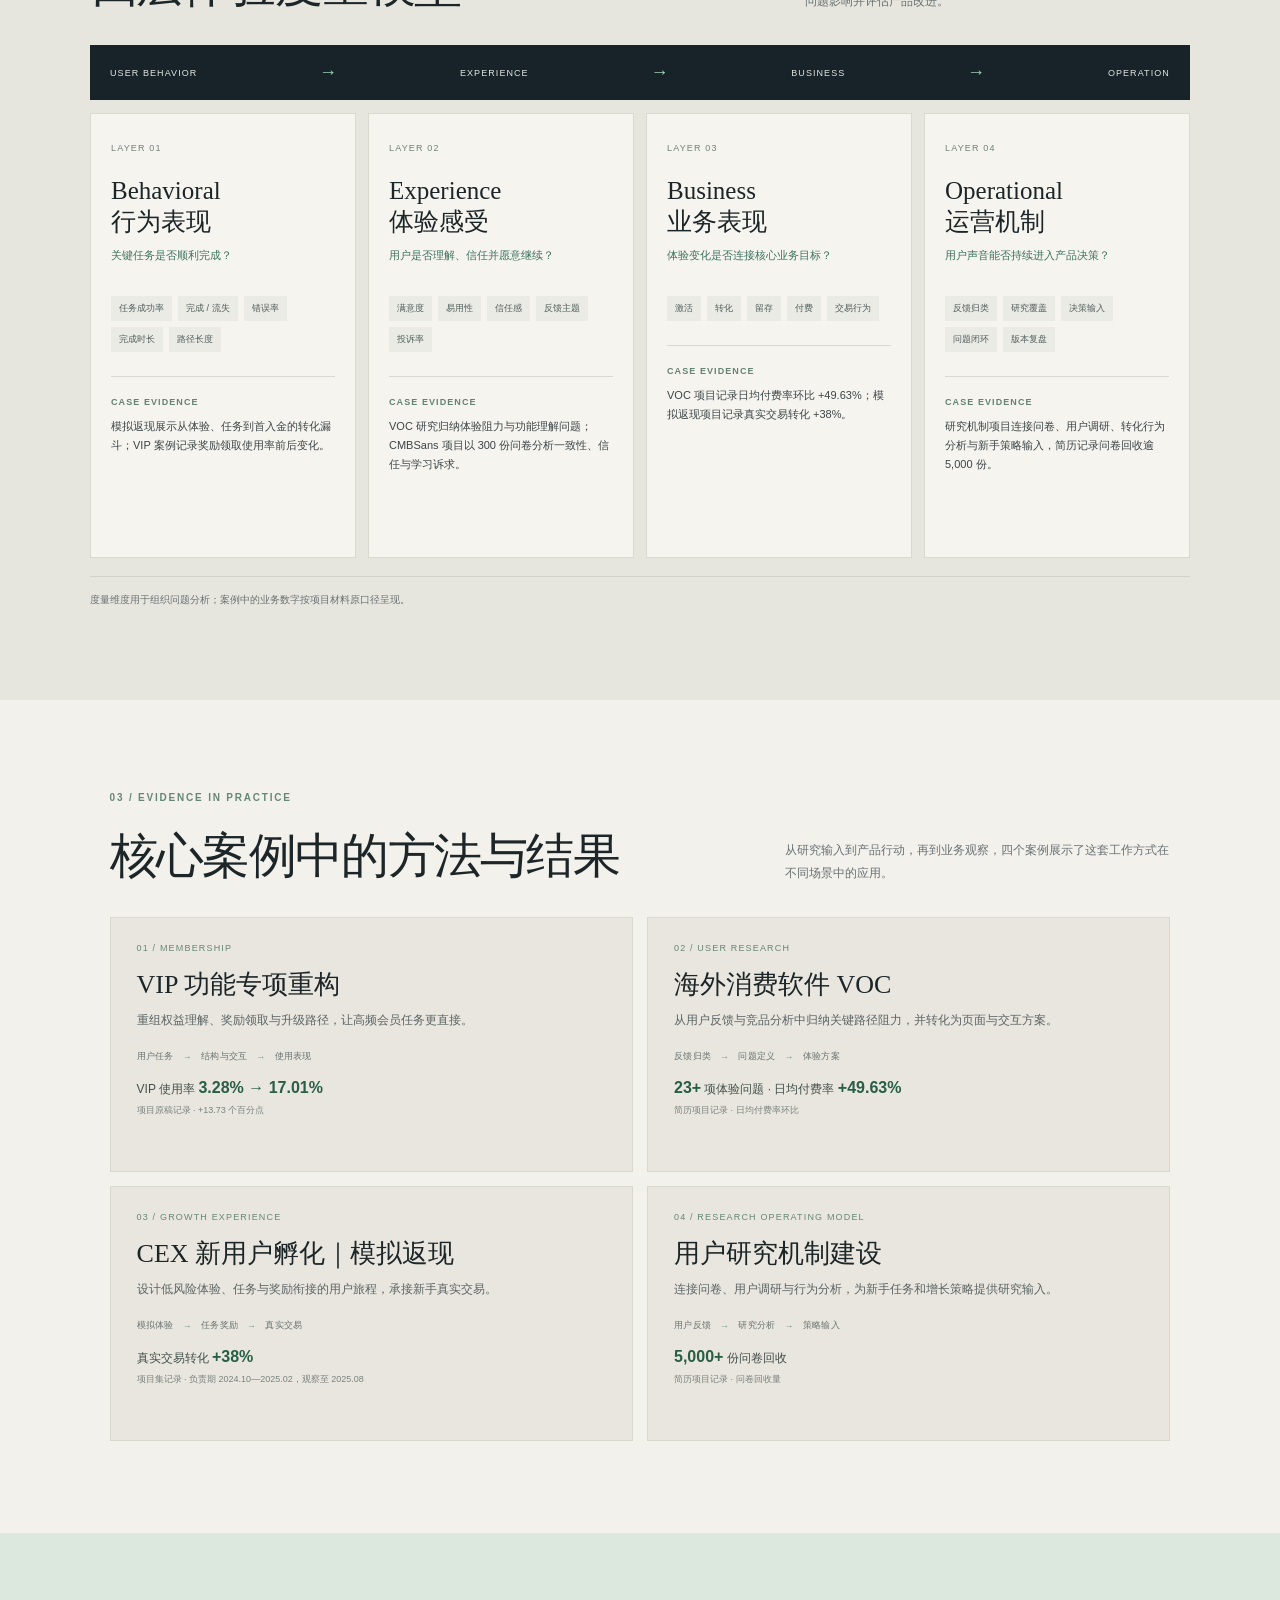
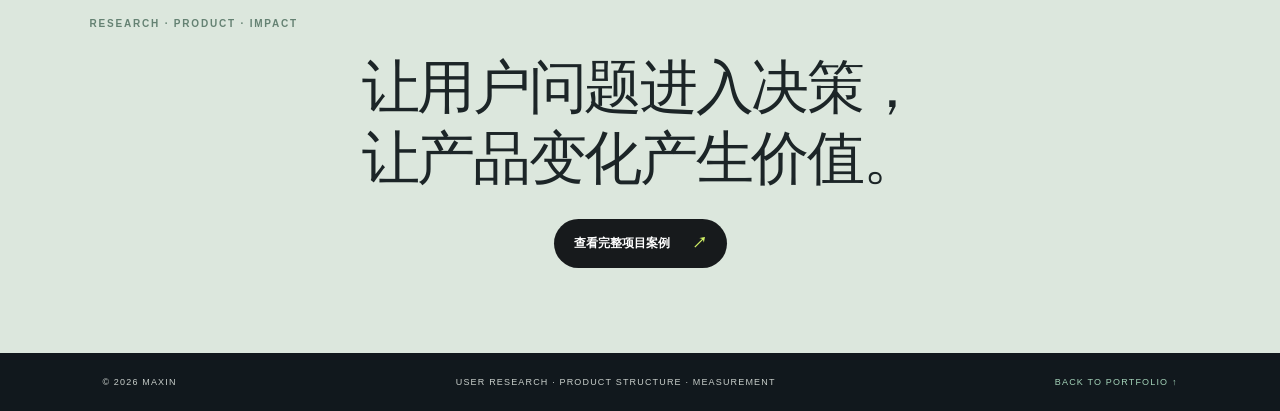
<file: framework.html>
<!doctype html>
<html lang="zh-CN">
<head>
  <meta charset="utf-8">
  <meta name="viewport" content="width=device-width, initial-scale=1">
  <meta name="theme-color" content="#11181d">
  <meta name="description" content="以用户研究驱动产品决策，通过体验度量连接产品体验与业务结果。">
  <title>Product Experience Framework — MAXIN</title>
  <link rel="stylesheet" href="styles.css?v=20261001-3">
  <link rel="stylesheet" href="framework.css?v=20261013-1">
</head>
<body class="framework-page">
  <header class="site-header framework-header">
    <a class="wordmark" href="index.html" aria-label="Maxin 首页">MAXIN<span>®</span></a>
    <nav aria-label="主导航"><a href="index.html#work">Portfolio</a><a href="framework.html" aria-current="page">Framework</a><a href="about.html">About</a><a href="index.html#contact">Contact</a></nav>
    <a class="header-cta" href="index.html#work">精选项目 <span>↘</span></a>
  </header>
  <main>
    <section class="framework-hero">
      <p class="eyebrow"><i></i> PRODUCT EXPERIENCE STRATEGY</p>
      <h1>把用户洞察转成产品决策，<br>让体验改进<span>落到业务结果。</span></h1>
      <p>从用户行为与反馈识别体验断点，结合业务目标明确优先级，通过产品结构、关键路径与交互方案推动落地，再用结果数据复盘。以下框架提炼自真实项目实践。</p>
      <div class="framework-hero-meta"><span>RESEARCH → PRODUCT DECISION → BUSINESS IMPACT</span><a href="index.html#work">查看精选案例 <b>↗</b></a></div>
    </section>

    <section class="diagnosis-section" aria-labelledby="diagnosis-title">
      <div class="framework-section-head"><div><p class="eyebrow">01 / PRODUCT DECISION PROCESS</p><h2 id="diagnosis-title">从用户信号到产品结果</h2></div><p>围绕问题识别、机会判断、方案落地与结果复盘组织工作，依项目目标组合研究和交付环节。</p></div>
      <div class="diagnosis-steps">
        <article><span>01 / DETECT</span><h3>识别问题</h3><p>汇总用户反馈、行为信号与业务目标，定位体验断点。</p><small>VOC · 行为路径 · 业务信号</small></article>
        <article><span>02 / PRIORITIZE</span><h3>判断机会</h3><p>评估问题频率、用户影响与业务价值，形成处理优先级。</p><small>影响范围 · 用户任务 · 业务目标</small></article>
        <article><span>03 / RESEARCH</span><h3>理解用户</h3><p>结合定性反馈、问卷与可用性研究，解释行为背后的原因。</p><small>访谈 · 问卷 · 可用性测试</small></article>
        <article><span>04 / STRUCTURE</span><h3>重组路径</h3><p>梳理用户旅程、任务层级与信息架构，明确产品承接方式。</p><small>Journey · IA · 状态设计</small></article>
        <article><span>05 / DESIGN</span><h3>形成方案</h3><p>将研究结论转为产品策略、交互方案与需求交付。</p><small>策略 · 原型 · PRD</small></article>
        <article><span>06 / DELIVER</span><h3>协同落地</h3><p>与设计、研发、数据和运营对齐边界，推动方案进入产品。</p><small>跨职能协作 · 研发跟进</small></article>
        <article><span>07 / MEASURE</span><h3>复盘结果</h3><p>结合任务表现、体验反馈与业务指标，判断改进效果。</p><small>行为 · 体验 · 业务</small></article>
      </div>
      <div class="framework-note"><b>工作原则：</b>以用户证据界定问题，以产品方案改变关键路径，以业务与体验指标检验决策。</div>
    </section>

    <section class="measurement-section" aria-labelledby="measurement-title">
      <div class="framework-section-head"><div><p class="eyebrow">02 / EXPERIENCE MEASUREMENT MODEL</p><h2 id="measurement-title">四层体验度量模型</h2></div><p>把用户行为、体验感受、业务表现与团队运营放在同一分析框架中，识别问题影响并评估产品改进。</p></div>
      <div class="measurement-bridge" aria-label="行为、体验、业务、运营关系"><span>USER BEHAVIOR</span><i>→</i><span>EXPERIENCE</span><i>→</i><span>BUSINESS</span><i>→</i><span>OPERATION</span></div>
      <div class="measure-grid">
        <article class="measure-card"><span class="measure-index">LAYER 01</span><h3>Behavioral<br>行为表现</h3><p class="measure-question">关键任务是否顺利完成？</p><div class="metric-list"><span>任务成功率</span><span>完成 / 流失</span><span>错误率</span><span>完成时长</span><span>路径长度</span></div><div class="measure-evidence"><b>CASE EVIDENCE</b><p>模拟返现展示从体验、任务到首入金的转化漏斗；VIP 案例记录奖励领取使用率前后变化。</p></div></article>
        <article class="measure-card"><span class="measure-index">LAYER 02</span><h3>Experience<br>体验感受</h3><p class="measure-question">用户是否理解、信任并愿意继续？</p><div class="metric-list"><span>满意度</span><span>易用性</span><span>信任感</span><span>反馈主题</span><span>投诉率</span></div><div class="measure-evidence"><b>CASE EVIDENCE</b><p>VOC 研究归纳体验阻力与功能理解问题；CMBSans 项目以 300 份问卷分析一致性、信任与学习诉求。</p></div></article>
        <article class="measure-card"><span class="measure-index">LAYER 03</span><h3>Business<br>业务表现</h3><p class="measure-question">体验变化是否连接核心业务目标？</p><div class="metric-list"><span>激活</span><span>转化</span><span>留存</span><span>付费</span><span>交易行为</span></div><div class="measure-evidence"><b>CASE EVIDENCE</b><p>VOC 项目记录日均付费率环比 +49.63%；模拟返现项目记录真实交易转化 +38%。</p></div></article>
        <article class="measure-card"><span class="measure-index">LAYER 04</span><h3>Operational<br>运营机制</h3><p class="measure-question">用户声音能否持续进入产品决策？</p><div class="metric-list"><span>反馈归类</span><span>研究覆盖</span><span>决策输入</span><span>问题闭环</span><span>版本复盘</span></div><div class="measure-evidence"><b>CASE EVIDENCE</b><p>研究机制项目连接问卷、用户调研、转化行为分析与新手策略输入，简历记录问卷回收逾 5,000 份。</p></div></article>
      </div>
      <p class="measurement-caption">度量维度用于组织问题分析；案例中的业务数字按项目材料原口径呈现。</p>
    </section>

    <section class="evidence-ledger case-evidence-section" aria-labelledby="evidence-title">
      <div class="framework-section-head"><div><p class="eyebrow">03 / EVIDENCE IN PRACTICE</p><h2 id="evidence-title">核心案例中的方法与结果</h2></div><p>从研究输入到产品行动，再到业务观察，四个案例展示了这套工作方式在不同场景中的应用。</p></div>
      <div class="case-proof-grid">
        <article class="case-proof-card"><span class="case-proof-index">01 / MEMBERSHIP</span><h3>VIP 功能专项重构</h3><p>重组权益理解、奖励领取与升级路径，让高频会员任务更直接。</p><div class="case-proof-flow"><span>用户任务</span><i>→</i><span>结构与交互</span><i>→</i><span>使用表现</span></div><strong>VIP 使用率 <b>3.28% → 17.01%</b></strong><small>项目原稿记录 · +13.73 个百分点</small></article>
        <article class="case-proof-card"><span class="case-proof-index">02 / USER RESEARCH</span><h3>海外消费软件 VOC</h3><p>从用户反馈与竞品分析中归纳关键路径阻力，并转化为页面与交互方案。</p><div class="case-proof-flow"><span>反馈归类</span><i>→</i><span>问题定义</span><i>→</i><span>体验方案</span></div><strong><b>23+</b> 项体验问题 · 日均付费率 <b>+49.63%</b></strong><small>简历项目记录 · 日均付费率环比</small></article>
        <article class="case-proof-card"><span class="case-proof-index">03 / GROWTH EXPERIENCE</span><h3>CEX 新用户孵化｜模拟返现</h3><p>设计低风险体验、任务与奖励衔接的用户旅程，承接新手真实交易。</p><div class="case-proof-flow"><span>模拟体验</span><i>→</i><span>任务奖励</span><i>→</i><span>真实交易</span></div><strong>真实交易转化 <b>+38%</b></strong><small>项目集记录 · 负责期 2024.10—2025.02，观察至 2025.08</small></article>
        <article class="case-proof-card"><span class="case-proof-index">04 / RESEARCH OPERATING MODEL</span><h3>用户研究机制建设</h3><p>连接问卷、用户调研与行为分析，为新手任务和增长策略提供研究输入。</p><div class="case-proof-flow"><span>用户反馈</span><i>→</i><span>研究分析</span><i>→</i><span>策略输入</span></div><strong><b>5,000+</b> 份问卷回收</strong><small>简历项目记录 · 问卷回收量</small></article>
      </div>
    </section>

    <section class="framework-footer-cta"><p class="eyebrow">RESEARCH · PRODUCT · IMPACT</p><h2>让用户问题进入决策，<br>让产品变化产生价值。</h2><a class="button button-dark" href="index.html#work">查看完整项目案例 <b>↗</b></a></section>
  </main>
  <footer class="site-footer"><span>© 2026 MAXIN</span><span>USER RESEARCH · PRODUCT STRUCTURE · MEASUREMENT</span><a href="index.html">BACK TO PORTFOLIO ↑</a></footer>
</body>
</html>
</file>
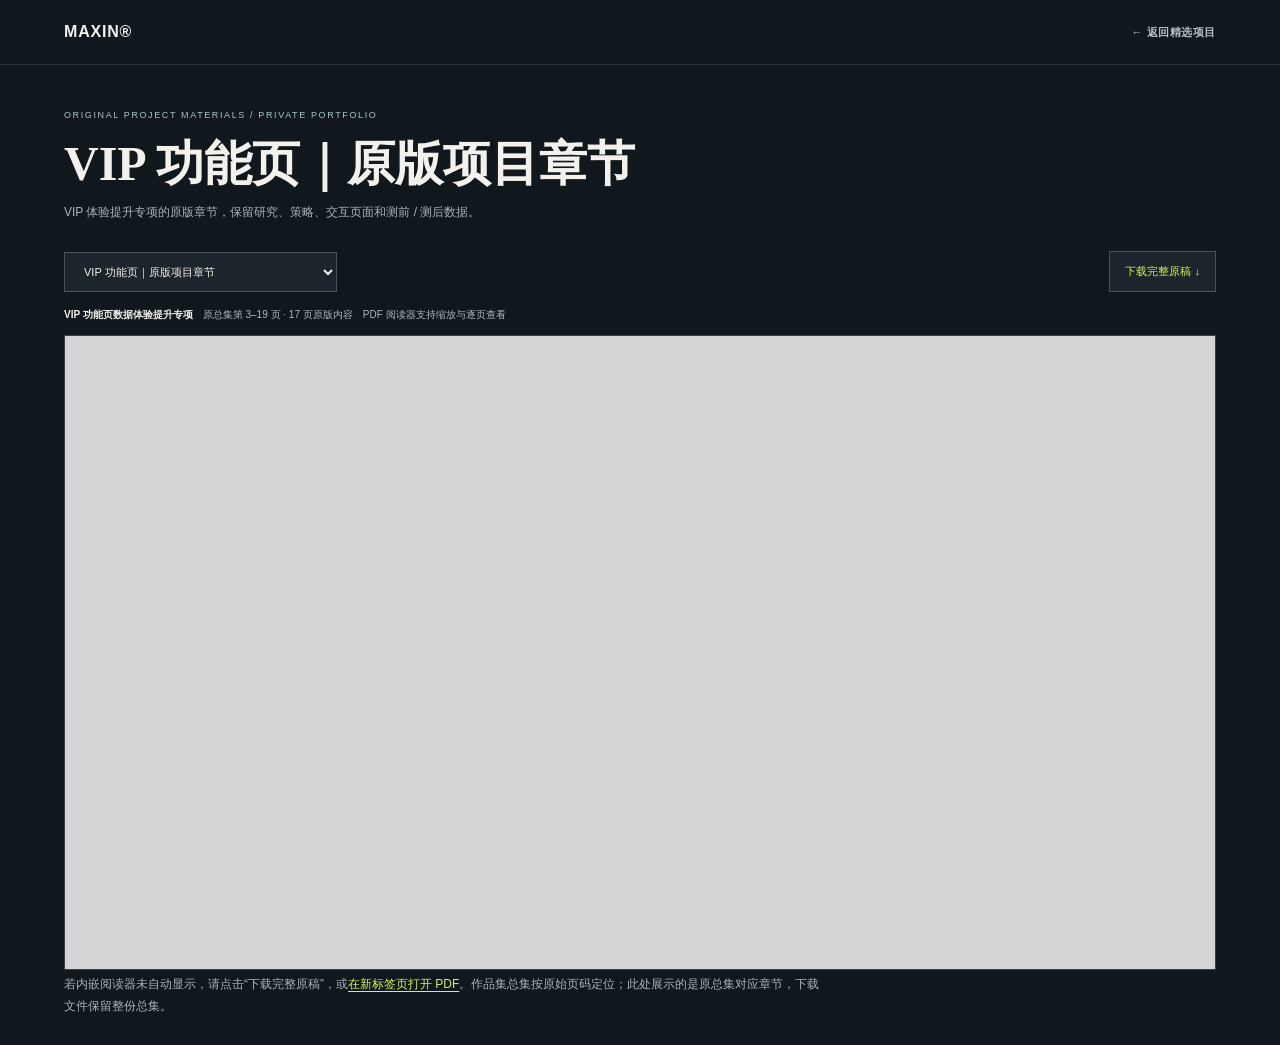
<file: originals.html>
<!doctype html>
<html lang="zh-CN">
<head>
  <meta charset="utf-8">
  <meta name="viewport" content="width=device-width, initial-scale=1">
  <meta name="theme-color" content="#11181d">
  <title>原始项目材料 — MAXIN</title>
  <link rel="stylesheet" href="styles.css?v=20261001-2">
</head>
<body class="originals-page">
  <header class="originals-header"><a href="index.html">MAXIN®</a><a href="index.html#work">← 返回精选项目</a></header>
  <main class="originals-main">
    <div class="originals-kicker">ORIGINAL PROJECT MATERIALS / PRIVATE PORTFOLIO</div>
    <h1 id="sourceTitle">原始项目材料</h1>
    <p id="sourceIntro">保留原始页面内容和高清细节。可在下方阅读器中浏览，或下载完整 PDF。</p>
    <div class="original-controls">
      <label><span class="sr-only">选择原始材料</span><select id="sourceSelect" aria-label="选择原始项目材料"></select></label>
      <a id="downloadSource" href="#" download>下载完整原稿 ↓</a>
    </div>
    <div class="source-meta"><b id="sourceLabel"></b><span id="sourcePages"></span><span>PDF 阅读器支持缩放与逐页查看</span></div>
    <iframe class="pdf-frame" id="pdfFrame" title="原始项目 PDF 材料" src="about:blank"></iframe>
    <p class="source-help">若内嵌阅读器未自动显示，请点击“下载完整原稿”，或<a id="openSource" href="#" target="_blank" rel="noopener">在新标签页打开 PDF</a>。作品集总集按原始页码定位；此处展示的是原总集对应章节，下载文件保留整份总集。</p>
  </main>
  <script src="originals.js?v=20261001-1"></script>
</body>
</html>
</file>
<file: styles.css>
@charset "UTF-8";
:root{--paper:#f6f4ef;--white:#fffefa;--ink:#171a1c;--muted:#767b7d;--line:#d9d8d2;--orange:#f06548;--orange-dark:#c34c35;--blue:#2f68eb;--navy:#0e1720;--cyan:#64e0da;--lime:#d2f266;--serif:"Noto Serif SC","Songti SC","STSong",Georgia,serif;--sans:Inter,"Aptos","Microsoft YaHei","PingFang SC",sans-serif}
*{box-sizing:border-box}html{scroll-behavior:smooth;scroll-padding-top:90px}body{margin:0;background:var(--paper);color:var(--ink);font-family:var(--sans);-webkit-font-smoothing:antialiased}a{color:inherit;text-decoration:none}button{font:inherit;color:inherit}::selection{background:var(--lime);color:var(--ink)}
.site-header{height:82px;padding:0 clamp(24px,6vw,88px);display:flex;align-items:center;justify-content:space-between;position:absolute;z-index:10;top:0;left:0;right:0;color:var(--ink)}.wordmark{font:700 22px/1 var(--serif);letter-spacing:-1.2px}.wordmark span{font:500 9px var(--sans);vertical-align:top;margin-left:3px}.site-header nav{display:flex;gap:clamp(24px,4vw,55px);margin-left:80px}.site-header nav a{font-size:12px;letter-spacing:.08em;text-transform:uppercase;position:relative}.site-header nav a:after{content:"";position:absolute;bottom:-7px;left:0;width:0;height:1px;background:var(--orange);transition:width .25s}.site-header nav a:hover:after{width:100%}.header-cta{font-size:12px;background:var(--ink);color:#fff;padding:13px 18px;border-radius:99px}.header-cta span{color:var(--lime);margin-left:8px}
.hero{min-height:720px;height:min(850px,100svh);padding:140px clamp(24px,8vw,124px) 70px;display:grid;grid-template-columns:minmax(430px,.92fr) minmax(480px,1.08fr);align-items:center;position:relative;overflow:hidden;background:linear-gradient(112deg,#f6f4ef 0%,#f6f4ef 56%,#efede6 56%,#efede6 100%)}.hero-copy{position:relative;z-index:2;max-width:650px}.eyebrow{font-size:10px;letter-spacing:.18em;font-weight:700;color:var(--muted);text-transform:uppercase;margin:0 0 24px;display:flex;align-items:center;gap:10px}.eyebrow i{width:7px;height:7px;background:var(--orange);border-radius:50%;display:block}.hero h1{font-size:clamp(43px,5.2vw,70px);line-height:1.24;letter-spacing:-.075em;margin:0 0 26px;font-weight:750;font-family:var(--serif)}.hero h1 span{position:relative;white-space:nowrap}.hero h1 span:after{content:"";position:absolute;left:0;right:-3px;bottom:3px;height:12px;background:var(--lime);z-index:-1;transform:skewX(-13deg)}.hero-summary{font-size:15px;line-height:1.95;color:#646a6d;max-width:480px;margin:0}.hero-actions{display:flex;align-items:center;gap:25px;margin-top:33px}.button{display:inline-flex;align-items:center;gap:22px;padding:15px 20px;border-radius:30px;font-size:12px;font-weight:650;transition:transform .2s,background .2s}.button:hover{transform:translateY(-3px)}.button-dark{background:var(--ink);color:white}.button-dark b{color:var(--lime);font-size:15px}.text-link{font-size:12px;color:#4f5556}.text-link span{color:var(--orange);margin-left:7px}.hero-meta{display:flex;gap:24px;margin-top:70px;font-size:9px;letter-spacing:.13em;color:#909493}.hero-art{height:535px;position:relative;max-width:660px;width:100%;justify-self:end}.hero-art:before{content:"";position:absolute;inset:40px 17px 26px 50px;background:radial-gradient(circle at 70% 35%,#e8e6dd 0,#e8e6dd 33%,transparent 34%),linear-gradient(145deg,transparent 0 43%,rgba(255,255,255,.56) 43% 44%,transparent 44%);border-radius:47% 53% 36% 64%/47% 31% 69% 53%}.art-orbit{position:absolute;border:1px solid rgba(23,26,28,.11);border-radius:50%;transform:rotate(-25deg)}.orbit-one{width:610px;height:330px;top:125px;left:0}.orbit-two{width:520px;height:260px;top:161px;left:45px;transform:rotate(34deg)}.screen{position:absolute;border:7px solid #202326;background:#202326;border-radius:22px;padding:0;overflow:hidden;box-shadow:0 24px 50px rgba(17,25,29,.18);cursor:zoom-in;transition:transform .32s,box-shadow .32s}.screen img{width:100%;height:100%;display:block;object-fit:cover;object-position:top}.screen-market{left:82px;top:42px;width:260px;height:435px;transform:rotate(-5deg)}.screen-asset{right:26px;top:115px;width:245px;height:400px;transform:rotate(5deg);border-color:#111820}.screen:hover{z-index:3;transform:translateY(-8px) rotate(0);box-shadow:0 34px 60px rgba(17,25,29,.26)}.art-label{position:absolute;z-index:4;background:var(--white);box-shadow:0 8px 25px #1a202012;padding:12px 15px;display:flex;flex-direction:column;gap:6px}.label-top{top:22px;right:35px}.art-label span,.visual-index{font-size:8px;letter-spacing:.14em;color:var(--orange-dark);font-weight:750}.art-label b{font-size:12px}.art-caption{position:absolute;bottom:5px;left:75px;font-size:8px;letter-spacing:.14em;color:#767b7d}.pulse{display:inline-block;width:6px;height:6px;background:var(--blue);border-radius:50%;margin-right:8px}.hero-bottom-note{position:absolute;bottom:27px;left:clamp(24px,8vw,124px);font-size:10px;color:#a1a19b;letter-spacing:.06em}
.intro-band{padding:24px clamp(24px,8vw,124px);display:flex;align-items:center;justify-content:space-between;background:var(--ink);color:#f6f4ef}.intro-band p:first-child{font:italic 16px var(--serif);letter-spacing:.02em}.intro-band span{color:var(--lime);padding:0 10px}.intro-band p:last-child{font-size:12px;color:#c4c8c8;letter-spacing:.03em}
.section-wrap{padding-left:clamp(24px,8vw,124px);padding-right:clamp(24px,8vw,124px)}.work{padding-top:112px;padding-bottom:130px}.section-heading{display:flex;align-items:end;justify-content:space-between;margin-bottom:43px}.section-heading .eyebrow{margin-bottom:12px}.section-heading h2{font:700 clamp(36px,4vw,53px)/1.1 var(--serif);letter-spacing:-.05em;margin:0}.heading-dot{color:var(--orange)}.section-lede{font-size:13px;line-height:1.9;color:var(--muted);margin:0 2px 4px 30px}.filters{display:flex;gap:8px;padding-bottom:20px;border-bottom:1px solid var(--line);margin-bottom:30px}.filter{border:1px solid transparent;border-radius:99px;background:transparent;padding:10px 14px;font-size:11px;color:#747a7b;cursor:pointer;transition:.2s}.filter span{font-size:9px;margin-left:8px;color:#adb0ad}.filter:hover,.filter.active{color:var(--ink);border-color:var(--ink);background:var(--paper)}.filter.active span{color:var(--orange)}.project-grid{display:grid;grid-template-columns:1.14fr .86fr;column-gap:28px;row-gap:52px;align-items:start}.project-card{text-align:left;border:0;padding:0;background:transparent;cursor:pointer;min-width:0}.project-card:nth-child(2){margin-top:105px}.project-card:nth-child(3){margin-top:-68px}.project-card:nth-child(4){margin-top:35px}.project-card.card-wide{grid-column:1/-1;display:grid;grid-template-columns:1.08fr .92fr;align-items:center;gap:35px;margin-top:4px}.project-visual{height:370px;overflow:hidden;position:relative;transition:transform .35s cubic-bezier(.2,.7,.2,1),box-shadow .35s}.project-card:hover .project-visual{transform:translateY(-7px);box-shadow:0 18px 38px rgba(25,30,31,.12)}.project-info{display:flex;align-items:center;justify-content:space-between;padding-top:18px;gap:18px}.project-type{font-size:9px;letter-spacing:.15em;color:#8b8e8c;font-weight:700;margin:0 0 11px}.project-info h3{font:650 clamp(21px,2.25vw,30px)/1.4 var(--serif);letter-spacing:-.035em;margin:0}.project-desc{color:var(--muted);font-size:11px;line-height:1.7;margin:8px 0 0}.circle-arrow{width:40px;height:40px;border:1px solid #cac9c1;border-radius:50%;display:grid;place-items:center;font-size:16px;flex:none;transition:.25s}.project-card:hover .circle-arrow{background:var(--orange);border-color:var(--orange);color:white;transform:rotate(45deg)}.visual-cashback{background:#101723;display:grid;place-items:center}.mini-window{width:71%;height:76%;background:#101d2b;border:1px solid #314455;position:relative;box-shadow:0 22px 40px #03070a77}.window-top{height:31px;border-bottom:1px solid #2e4051;display:flex;gap:5px;align-items:center;padding:0 12px;color:#93a7b8}.window-top i{display:block;width:6px;height:6px;border-radius:50%;background:#ed7057}.window-top i:nth-child(2){background:#e2be62}.window-top i:nth-child(3){background:#62d2c5}.window-top span{font:8px var(--sans);letter-spacing:.12em;margin-left:10px}.window-content{padding:28px 28px;color:#edf2f2;display:flex;flex-direction:column}.window-content b{font:700 31px var(--serif)}.window-content>span{font:10px var(--sans);letter-spacing:.22em;color:#65ded7;margin-top:6px}.window-path{display:flex;gap:9px;align-items:center;margin-top:34px;color:#c9f45a}.window-path i{font-style:normal;border:1px solid #304453;border-radius:3px;padding:10px 13px;font-size:10px}.window-path b{font:14px var(--sans);color:#65ded7}.window-content small{font:8px var(--sans);letter-spacing:.15em;color:#8da0ad;margin-top:30px}.visual-cashback .visual-index,.visual-service .visual-index,.visual-interface .visual-index,.visual-growth .visual-index,.visual-legacy .visual-index{position:absolute;bottom:17px;left:19px;color:#9eabb3}.visual-service{background:var(--orange);padding:39px 38px;color:#fff}.service-quote{font:700 31px/1.5 var(--serif);letter-spacing:-.03em}.service-quote em{font-style:normal;color:#202427}.service-lines{display:flex;align-items:center;gap:10px;position:absolute;left:39px;right:39px;bottom:77px;font-size:10px;letter-spacing:.05em}.service-lines i{height:1px;flex:1;background:#ffffff77}.visual-interface{background:#e7e6df;display:grid;place-items:center}.interface-stack{display:flex;gap:13px;align-items:center;justify-content:center;height:82%;width:90%}.interface-stack img{height:100%;max-width:31%;object-fit:cover;object-position:top;border:5px solid #171b1e;border-radius:13px;box-shadow:0 14px 20px #1b202322;transition:transform .25s}.project-card:hover .interface-stack img:nth-child(1){transform:translateY(7px) rotate(-3deg)}.project-card:hover .interface-stack img:nth-child(2){transform:translateY(-5px)}.project-card:hover .interface-stack img:nth-child(3){transform:translateY(7px) rotate(3deg)}.visual-interface .visual-index{color:#687178}.visual-growth{background:#e7e7e0;padding:42px 40px}.growth-kicker{font-size:9px;color:#717877;letter-spacing:.16em}.growth-numbers{display:flex;align-items:center;gap:18px;margin-top:46px}.growth-numbers b{font:700 clamp(34px,5vw,63px)/1 var(--serif);letter-spacing:-.06em}.growth-numbers b:last-child{color:var(--blue)}.growth-numbers b span{font-size:.48em}.growth-numbers>i{font-style:normal;color:var(--orange);font-size:25px}.growth-baseline{height:55px;display:flex;align-items:end;gap:7px;margin-top:18px}.growth-baseline i{display:block;width:8%;background:#bcc4be;height:22%;border-radius:2px 2px 0 0}.growth-baseline i:nth-child(2){height:39%}.growth-baseline i:nth-child(3){height:31%}.growth-baseline i:nth-child(4){height:63%;background:#8bb5eb}.growth-baseline i:nth-child(5){height:86%;background:var(--blue)}.visual-legacy{display:flex;align-items:center;justify-content:center;gap:4vw;background:#121b21;color:#f4f4ef}.legacy-stat{display:flex;flex-direction:column;gap:10px}.legacy-stat b{font:700 clamp(30px,4vw,52px)/1 var(--serif);color:var(--lime);letter-spacing:-.06em}.legacy-stat:nth-of-type(2) b{color:#61d8dc}.legacy-stat span{font-size:9px;color:#a9b4b4;letter-spacing:.12em}.legacy-divider{width:1px;height:94px;background:#48545a}.visual-legacy .visual-index{left:20px}
.about{display:grid;grid-template-columns:.96fr 1.04fr;gap:10%;background:#e8e6de;padding-top:107px;padding-bottom:120px}.about-head .eyebrow{color:#777e7b}.about-head h2{font:700 clamp(39px,4.5vw,61px)/1.31 var(--serif);letter-spacing:-.06em;margin:0 0 26px}.about-head>p:last-child{color:#687071;font-size:14px;line-height:1.9}.about-side{padding-top:9px}.years{display:flex;align-items:center;gap:17px}.years strong{font:700 87px/.9 var(--serif);letter-spacing:-.09em;color:var(--orange)}.years span{font-size:9px;line-height:1.7;letter-spacing:.15em;color:#737979}.about-rule{height:1px;background:#c9c9c1;margin:26px 0 25px}.timeline{display:grid;grid-template-columns:1fr 1fr;gap:26px 25px}.timeline div{display:flex;flex-direction:column;gap:6px}.timeline span{font-size:9px;letter-spacing:.1em;color:var(--orange-dark);font-weight:700}.timeline b{font-size:13px}.timeline small{color:#828684;font-size:10px}
.contact{background:var(--orange);color:#fff;padding:83px clamp(24px,8vw,124px);display:flex;align-items:end;justify-content:space-between;gap:32px}.contact .eyebrow{color:#ffe7df}.contact .eyebrow i{background:#fff}.contact h2{font:700 clamp(33px,4vw,50px)/1.36 var(--serif);letter-spacing:-.05em;margin:0}.contact-links{min-width:230px}.contact-links a{font-size:15px;font-weight:650;border-bottom:1px solid #ffffff88;padding-bottom:14px;display:flex;justify-content:space-between}.contact-links a span{font-size:18px}.contact-links p{font-size:12px;margin:18px 0 36px;color:#ffe8e0}.contact-links small{font-size:9px;letter-spacing:.15em;color:#ffe8e0}.site-footer{display:flex;align-items:center;justify-content:space-between;background:var(--ink);color:#b8bdbc;padding:24px clamp(24px,8vw,124px);font-size:9px;letter-spacing:.13em}.site-footer a{color:var(--lime)}
.case-dialog{padding:0;border:0;border-radius:0;width:min(100%,1080px);max-width:none;height:min(94vh,980px);max-height:94vh;background:var(--paper);color:var(--ink);box-shadow:0 25px 100px #0b141c55;overflow:hidden}.case-dialog::backdrop{background:rgba(6,12,17,.76);backdrop-filter:blur(7px)}.dialog-close,.lightbox-close{position:sticky;z-index:20;top:16px;float:right;margin:15px 18px -52px 0;border:0;width:38px;height:38px;border-radius:50%;background:var(--ink);color:white;font-size:25px;cursor:pointer}.case-content{height:100%;overflow:auto;scroll-behavior:smooth}.case-hero{min-height:380px;padding:68px 8% 52px;background:var(--ink);color:white;position:relative;overflow:hidden}.case-hero:after{content:"";position:absolute;width:440px;height:440px;border:1px solid #ffffff22;border-radius:50%;right:-80px;top:-170px;box-shadow:0 0 0 42px #ffffff08,0 0 0 100px #ffffff05}.case-hero .eyebrow{color:var(--cyan);position:relative;z-index:1}.case-hero h2{font:700 clamp(34px,4.2vw,50px)/1.3 var(--serif);letter-spacing:-.05em;max-width:900px;text-wrap:balance;margin:16px 0 15px;position:relative;z-index:1}.case-hero p{font-size:14px;color:#b9c1c5;line-height:1.9;max-width:660px;position:relative;z-index:1}.case-meta{display:flex;gap:34px;margin-top:32px;position:relative;z-index:1}.case-meta div{display:flex;flex-direction:column;gap:6px}.case-meta span{font-size:9px;letter-spacing:.14em;color:#87a0aa}.case-meta b{font-size:12px;font-weight:600}.case-body{padding:55px 8% 84px}.case-section{margin:0 0 58px}.case-section .eyebrow{color:var(--orange-dark);margin-bottom:13px}.case-section h3{font:650 26px/1.45 var(--serif);letter-spacing:-.03em;margin:0 0 17px}.case-section p,.case-section li{font-size:14px;line-height:1.95;color:#5f6668}.case-section ul{padding-left:20px}.case-two-col{display:grid;grid-template-columns:1fr 1fr;gap:35px}.case-stat-row{display:grid;grid-template-columns:repeat(3,1fr);gap:12px;margin:30px 0 15px}.case-stat{background:#e9e7de;padding:21px 20px;min-height:115px}.case-stat b{display:block;font:700 32px var(--serif);letter-spacing:-.06em;color:var(--orange-dark)}.case-stat span{display:block;margin-top:9px;font-size:10px;color:#636a6c}.case-funnel{display:grid;grid-template-columns:repeat(6,1fr);gap:5px;margin:25px 0}.case-funnel div{background:#e6e9e5;padding:15px 10px;position:relative}.case-funnel div:nth-child(2){background:#d6e4e0}.case-funnel div:nth-child(3){background:#bed7d3}.case-funnel div:nth-child(4){background:#a8ceca}.case-funnel div:nth-child(5){background:#8dc1bc}.case-funnel div:nth-child(6){background:#65aaa6;color:white}.case-funnel b{display:block;font:700 21px var(--serif)}.case-funnel span{display:block;font-size:9px;margin-top:5px;line-height:1.5}.evidence-grid{display:grid;grid-template-columns:repeat(2,minmax(0,1fr));gap:14px;margin-top:23px}.evidence{min-width:0;background:#11181d;min-height:250px;padding:16px;border:0;cursor:zoom-in;display:grid;place-items:center}.evidence img{display:block;max-width:100%;max-height:470px;object-fit:contain;transition:transform .25s}.evidence:hover img{transform:scale(1.025)}.evidence figcaption{font-size:9px;letter-spacing:.09em;color:#a5b0b0;grid-column:1/-1;margin-top:8px}.case-note{padding:15px 18px;border-left:3px solid var(--orange);background:#eeece5;color:#707676;font-size:11px;line-height:1.8}.case-end{border-top:1px solid #d3d0c8;padding-top:22px;display:flex;justify-content:space-between;color:#929692;font-size:10px;letter-spacing:.09em}
.lightbox{border:0;padding:0;background:rgba(5,10,14,.96);max-width:96vw;max-height:96vh;width:96vw;height:96vh;overflow:hidden}.lightbox::backdrop{background:rgba(0,0,0,.85)}.lightbox img{width:100%;height:100%;object-fit:contain;padding:30px 25px 55px}.lightbox p{position:absolute;bottom:13px;left:0;right:0;text-align:center;color:#a6b2b5;font-size:10px;letter-spacing:.06em}.lightbox-close{position:absolute;right:3px;top:3px;float:none;margin:0;background:#f0ede5;color:#131b20}.reveal{opacity:0;transform:translateY(20px);transition:opacity .65s,transform .65s}.reveal.visible{opacity:1;transform:translateY(0)}.project-card[hidden]{display:none}
@media(max-width:900px){.hero{grid-template-columns:1fr 1fr;padding-left:6vw;padding-right:6vw;min-height:680px}.hero h1{font-size:clamp(41px,6.5vw,60px)}.hero-art{height:460px;transform:scale(.86);transform-origin:center right}.screen-market{left:38px}.screen-asset{right:0}.project-grid{grid-template-columns:1fr 1fr;column-gap:20px}.project-visual{height:310px}.project-card:nth-child(2){margin-top:70px}.project-card:nth-child(3){margin-top:-35px}.case-dialog{width:100vw;height:100vh;max-height:100vh}.about{gap:5%}}
@media(max-width:640px){html{scroll-padding-top:70px}.site-header{height:68px;padding:0 20px}.site-header nav{gap:19px;margin-left:auto;margin-right:16px}.site-header nav a{font-size:10px}.header-cta{display:none}.hero{height:auto;min-height:0;padding:118px 23px 54px;display:flex;flex-direction:column;align-items:stretch;background:linear-gradient(160deg,#f6f4ef 0 58%,#efede6 58%)}.hero h1{font-size:42px}.hero-summary{font-size:13px;max-width:370px}.hero-actions{gap:16px}.text-link{font-size:10px}.hero-meta{margin-top:34px;gap:14px;font-size:8px}.hero-art{height:430px;transform:none;width:100%;margin-top:18px}.orbit-one{width:100%;left:0;height:250px;top:80px}.orbit-two{width:92%;left:4%;height:225px;top:96px}.screen-market{width:194px;height:335px;left:8%;top:30px;border-width:5px}.screen-asset{width:179px;height:298px;right:5%;top:92px;border-width:5px}.label-top{right:1%;top:6px}.art-caption{left:12px;bottom:4px;font-size:7px}.hero-bottom-note{display:none}.intro-band{padding:20px 23px;display:block}.intro-band p:first-child{font-size:14px;margin:0 0 8px}.intro-band p:last-child{font-size:10px;margin:0}.work{padding-top:72px;padding-bottom:80px}.section-heading{display:block;margin-bottom:29px}.section-heading h2{font-size:39px}.section-lede{margin:16px 0 0;font-size:11px}.filters{gap:2px;overflow:auto;white-space:nowrap}.filter{padding:9px 10px;font-size:10px}.filter span{margin-left:3px}.project-grid{grid-template-columns:1fr;row-gap:36px}.project-card:nth-child(2),.project-card:nth-child(3),.project-card:nth-child(4){margin-top:0}.project-card.card-wide{grid-column:auto;display:block;margin-top:0}.project-visual{height:300px}.card-wide .project-visual{height:250px}.project-info h3{font-size:23px}.project-desc{font-size:10px}.circle-arrow{width:35px;height:35px}.visual-service{padding:30px}.service-quote{font-size:27px}.growth-numbers{gap:12px;margin-top:42px}.growth-numbers b{font-size:49px}.about{display:block;padding-top:72px;padding-bottom:78px}.about-head h2{font-size:43px}.about-head>p:last-child{font-size:12px}.about-side{margin-top:45px}.timeline{gap:23px 16px}.years strong{font-size:74px}.contact{display:block;padding-top:64px;padding-bottom:58px}.contact h2{font-size:35px}.contact-links{margin-top:37px}.contact-links p{margin-bottom:22px}.site-footer{padding:22px;font-size:8px}.site-footer span:nth-child(2){display:none}.case-hero{padding:72px 25px 38px;min-height:350px}.case-hero h2{font-size:36px}.case-hero p{font-size:12px}.case-meta{gap:17px;flex-wrap:wrap}.case-meta b{font-size:10px}.case-body{padding:38px 24px 60px}.case-section h3{font-size:22px}.case-section p,.case-section li{font-size:12px}.case-two-col{grid-template-columns:1fr;gap:18px}.case-stat-row{gap:6px}.case-stat{padding:14px 11px;min-height:96px}.case-stat b{font-size:25px}.case-stat span{font-size:9px}.case-funnel{grid-template-columns:repeat(2,1fr)}.case-funnel div:last-child{grid-column:1/-1}.evidence-grid{grid-template-columns:1fr}.evidence{min-height:180px}.evidence img{max-height:380px}.dialog-close{position:fixed;top:9px;right:9px;margin:0}.lightbox{width:100vw;height:100vh;max-width:100vw;max-height:100vh}}
@media(prefers-reduced-motion:reduce){*,*:before,*:after{scroll-behavior:auto!important;transition:none!important}.reveal{opacity:1;transform:none}}

/* Deeper case-study components */
.case-callout{margin:28px 0;padding:28px 32px;background:#111a20;color:#f8f6ef;display:flex;flex-direction:column;gap:10px;border-left:3px solid var(--lime)}.case-callout span,.mini-label,.logic-grid article>span{font-size:9px;letter-spacing:.15em;text-transform:uppercase;color:#a8c4c2;font-weight:750}.case-callout b{font:600 20px/1.65 var(--serif);max-width:760px}.journey{display:grid;grid-template-columns:repeat(6,minmax(0,1fr));gap:8px;margin:28px 0}.journey>div{padding:17px 14px;background:#e8e7df;min-height:131px;position:relative;border-top:2px solid #c9ccc5}.journey>div:not(:last-child):after{content:"";position:absolute;top:34px;right:-8px;width:8px;border-top:1px solid var(--orange);z-index:1}.journey i{font:700 10px var(--sans);color:var(--orange-dark);font-style:normal;letter-spacing:.09em}.journey b{display:block;margin:13px 0 6px;font-size:13px}.journey small{display:block;color:#747a78;font-size:10px;line-height:1.6}.logic-grid{display:grid;grid-template-columns:repeat(3,1fr);gap:12px;margin:24px 0}.logic-grid article{background:#101a22;color:#f3f4ee;padding:23px 21px;min-height:185px}.logic-grid article>span{color:var(--cyan)}.logic-grid h4,.case-two-col h4{font:650 16px/1.5 var(--serif);margin:14px 0 8px}.logic-grid p{font-size:11px;line-height:1.8;color:#b8c1c2;margin:0}.owner-list{border-top:1px solid var(--line)}.owner-list>div{display:grid;grid-template-columns:150px 1fr;gap:20px;padding:16px 10px;border-bottom:1px solid var(--line)}.owner-list b{font-size:12px}.owner-list p{margin:0}.case-two-col article{padding:20px;background:#e9e8e0}.case-two-col article h4{margin-top:12px}.case-two-col article p{margin-bottom:0}.loop-card{background:#111a20;color:#f4f2eb;padding:25px;display:flex;align-items:center;justify-content:space-between;gap:10px}.loop-card>div{display:flex;flex-direction:column;gap:8px}.loop-card b{font-size:12px}.loop-card span{font-size:10px;color:#aab7b8}.loop-card>i{font-style:normal;color:var(--lime)}.architecture-map{display:grid;grid-template-columns:1fr auto 1fr auto 1.1fr auto 1fr;align-items:center;gap:12px;padding:23px 20px;background:#111a20;color:white;margin:25px 0}.architecture-map>div{display:flex;flex-direction:column;gap:8px}.architecture-map span{font-size:9px;letter-spacing:.1em;color:#93abb0}.architecture-map b{font-size:12px}.architecture-map>i{font-style:normal;color:var(--lime)}.architecture-map .map-focus{padding:16px;background:#f06548}.architecture-map .map-focus span{color:#ffe7df}.flow-board{padding:24px;background:#e9e8e0;margin:22px 0}.flow-row{display:grid;grid-template-columns:100px 1fr;align-items:center;gap:14px;padding:15px 0;border-bottom:1px solid #d2d1c8}.flow-row:last-child{border-bottom:0}.flow-row>span{font-size:9px;letter-spacing:.15em;color:var(--orange-dark);font-weight:750}.flow-row>div{display:flex;align-items:center;gap:12px;flex-wrap:wrap}.flow-row b{font-size:11px;background:#fffefa;padding:9px 12px}.flow-row i{font-style:normal;color:#a0a49f;font-size:13px}.decision-table{border:1px solid #d7d5cc;margin:22px 0}.decision-table>div{display:grid;grid-template-columns:1fr 1.2fr 1.2fr;gap:15px;padding:15px 17px;border-bottom:1px solid #d7d5cc;font-size:11px;line-height:1.65;color:#5f6668}.decision-table>div:last-child{border-bottom:0}.decision-table .decision-head{background:#111a20;color:#b5c8c7;font-size:9px;letter-spacing:.12em;text-transform:uppercase}.decision-table b{color:#242a2b}.metric-visual{padding:34px;background:#111a20;color:white;display:flex;align-items:center;justify-content:center;gap:25px;flex-wrap:wrap;margin:25px 0 18px}.metric-visual>div{display:flex;flex-direction:column;gap:9px}.metric-visual span{font-size:10px;color:#acb8b8}.metric-visual b{font:700 44px var(--serif);letter-spacing:-.06em}.metric-visual>i{font-style:normal;color:var(--lime);font-size:24px}.metric-visual .metric-after b{color:var(--lime)}.metric-visual small{flex-basis:100%;text-align:center;font-size:9px;color:#aeb8b8}.result-hero{padding:30px 32px;background:#111a20;color:white;display:flex;align-items:center;gap:28px;margin:22px 0}.result-hero b{font:700 clamp(42px,7vw,70px)/1 var(--serif);letter-spacing:-.07em;color:var(--lime)}.result-hero span{font-size:12px;line-height:1.8;color:#c6cfce}.result-blue b{color:#70d8dc}.source-grid{display:grid;grid-template-columns:1fr 1fr;gap:12px;margin:24px 0 0}.source-card{min-height:94px;background:#111a20;color:white;padding:18px 20px;display:flex;align-items:center;gap:14px;transition:transform .2s,background .2s}.source-card:hover{transform:translateY(-3px);background:#263640}.source-icon{width:35px;height:35px;display:grid;place-items:center;border:1px solid #66777a;border-radius:50%;color:var(--lime);flex:none}.source-card>span:nth-child(2){display:flex;flex-direction:column;gap:6px;min-width:0}.source-card b{font-size:12px}.source-card small{font-size:9px;color:#aab6b7;line-height:1.5}.source-arrow{margin-left:auto;font-size:9px;color:var(--lime);white-space:nowrap}.visual-vc{background:radial-gradient(circle at 80% 20%,#394340,transparent 38%),#111a20}.visual-hp{background:radial-gradient(circle at 82% 22%,#24375b,transparent 39%),#121b28}.visual-vc .legacy-stat b{color:var(--lime)}.visual-hp .legacy-stat b{color:#70d8dc}
.originals-page{background:#11181d;color:#f2f1eb;min-height:100vh}.originals-header{padding:23px clamp(20px,5vw,72px);display:flex;align-items:center;justify-content:space-between;border-bottom:1px solid #293238}.originals-header a{font-weight:750;letter-spacing:.05em}.originals-header a:last-child{font-size:11px;color:#b6c2c2}.originals-main{padding:45px clamp(20px,5vw,72px) 28px}.originals-kicker{color:#a9c7c5;font-size:9px;letter-spacing:.18em}.originals-main h1{font:700 clamp(30px,4vw,48px)/1.2 var(--serif);margin:15px 0 9px}.originals-main>p{font-size:12px;color:#aab3b5;line-height:1.8;margin:0;max-width:760px}.original-controls{margin:28px 0 16px;display:flex;align-items:center;justify-content:space-between;gap:14px}.original-controls select,.original-controls a{border:1px solid #4a555b;background:#1b252b;color:#f3f1eb;padding:12px 15px;font:inherit;font-size:11px}.original-controls select{min-width:min(100%,420px)}.original-controls a{color:var(--lime)}.source-meta{display:flex;gap:10px;align-items:center;font-size:10px;color:#adb8b9;margin:0 0 13px}.source-meta b{font-weight:600;color:#f3f1eb}.pdf-frame{width:100%;height:calc(100vh - 265px);min-height:560px;border:1px solid #364047;background:#d4d4d4}.source-help{font-size:10px;color:#a1acad;line-height:1.7;margin-top:10px}.source-help a{color:var(--lime);text-decoration:underline;text-underline-offset:3px}
.sr-only{position:absolute;width:1px;height:1px;padding:0;margin:-1px;overflow:hidden;clip:rect(0,0,0,0);white-space:nowrap;border:0}
.strengths{margin-top:32px;border-top:1px solid #c9c9c1;padding-top:20px}.strengths .eyebrow{font-size:9px;margin-bottom:14px}.strengths>div{display:grid;grid-template-columns:28px 1fr;column-gap:10px;row-gap:4px;padding:11px 0;border-bottom:1px solid #d2d1c9}.strengths>div>span{grid-row:span 2;font-size:9px;font-weight:750;color:var(--orange-dark);padding-top:2px}.strengths b{font-size:12px}.strengths small{font-size:10px;color:#767d7a}
@media(max-width:760px){.journey{grid-template-columns:repeat(2,minmax(0,1fr))}.journey>div:not(:last-child):after{display:none}.logic-grid{grid-template-columns:1fr}.logic-grid article{min-height:0}.owner-list>div{grid-template-columns:95px 1fr;gap:12px}.architecture-map{grid-template-columns:1fr;gap:9px}.architecture-map>i{transform:rotate(90deg);justify-self:center}.architecture-map>div{align-items:center;text-align:center}.architecture-map .map-focus{width:100%}.flow-row{grid-template-columns:1fr}.flow-row>div{gap:7px}.flow-row b{font-size:9px;padding:8px}.decision-table>div{grid-template-columns:1fr;gap:5px}.decision-table .decision-head{display:none}.loop-card{display:grid;grid-template-columns:1fr auto;justify-content:start}.loop-card>i:nth-of-type(2){display:none}.source-grid{grid-template-columns:1fr}.source-arrow{font-size:8px}.originals-main{padding-top:28px}.original-controls{align-items:stretch;flex-direction:column}.original-controls select,.original-controls a{width:100%}.pdf-frame{height:calc(100vh - 330px);min-height:480px}.result-hero{align-items:flex-start;flex-direction:column;gap:13px}.metric-visual{gap:15px;padding:25px}.metric-visual b{font-size:35px}}

/* Five priority cases: membership, VOC, growth and trading risk */
.project-card.card-feature .project-visual{height:420px}.project-card.card-wide .project-visual{height:360px}.project-card.card-cashback{margin-top:0!important}.visual-vip{background:radial-gradient(ellipse at 76% 33%,#2c8069 0,#16433d 19%,transparent 44%),linear-gradient(132deg,#101a21,#122b2c 68%,#203a36);display:grid;place-items:center}.vip-mock{width:72%;height:78%;background:linear-gradient(145deg,#18272b,#0e181d);border:1px solid #4b6c62;padding:23px 27px;box-shadow:0 23px 50px #0008;position:relative;color:#f0f5ee}.vip-mock>span{font-size:8px;letter-spacing:.19em;color:#9ebcb0}.vip-gem{margin:22px auto 20px;width:80px;height:80px;display:grid;place-items:center;background:linear-gradient(145deg,#83eccb,#25a787);clip-path:polygon(50% 0,93% 25%,83% 76%,50% 100%,17% 76%,7% 25%);font:700 27px var(--serif);color:#12382e;box-shadow:0 12px 35px #37d2a34a}.vip-levels{display:flex;justify-content:center;gap:9px}.vip-levels i{width:11px;height:11px;border:1px solid #648478;border-radius:50%}.vip-levels i:nth-child(3){background:#73ddba;box-shadow:0 0 0 4px #73ddba22}.vip-metrics{display:flex;align-items:end;justify-content:space-between;border-top:1px solid #344c47;margin-top:20px;padding-top:13px}.vip-metrics>b{font:700 27px var(--serif);color:#8ae2c6}.vip-metrics small{display:block;font:9px var(--sans);color:#a9bab4;margin-top:4px}.vip-metrics strong{font:650 15px var(--sans);color:#fff;text-align:right}.visual-voc{background:radial-gradient(circle at 80% 15%,#8144df,#26174a 35%,#141222 77%);display:grid;place-items:center}.voc-interface{width:76%;height:70%;padding:21px;background:linear-gradient(135deg,#171723,#25213b);border:1px solid #7764a5;border-radius:13px;box-shadow:0 25px 55px #090713aa;color:#edeafd;position:relative}.voc-nav{display:flex;align-items:center;gap:15px;font-size:8px;color:#aaa4bc}.voc-nav b{font-size:10px;color:#fff;margin-right:auto}.voc-tile-row{display:flex;gap:7px;margin-top:25px}.voc-tile-row i{font-style:normal;font-size:8px;padding:7px 10px;border-radius:99px;background:#34304b}.voc-tile-row i:first-child{background:#895cff}.voc-tiles{display:grid;grid-template-columns:repeat(3,1fr);gap:10px;margin-top:14px}.voc-tiles i{height:62px;border-radius:9px;background:linear-gradient(135deg,#dc78ff,#5e3edf)}.voc-tiles i:nth-child(2){background:linear-gradient(135deg,#4de3dc,#3447b7)}.voc-tiles i:nth-child(3){background:linear-gradient(135deg,#ff9f5a,#c83659)}.voc-tiles i:nth-child(4){background:linear-gradient(135deg,#fb7ec0,#6544c6)}.voc-tiles i:nth-child(5){background:linear-gradient(135deg,#74c2ff,#4c52a9)}.voc-tiles i:nth-child(6){background:linear-gradient(135deg,#ffe47a,#ff7b46)}.voc-wave{height:33px;margin-top:21px;border-bottom:1px solid #6f648f;background:repeating-linear-gradient(90deg,transparent 0 5px,#9b73f7 6px 8px,transparent 9px 13px);clip-path:polygon(0 48%,4% 35%,8% 62%,12% 21%,16% 68%,20% 34%,24% 72%,28% 15%,32% 67%,36% 39%,40% 83%,44% 30%,48% 61%,52% 20%,56% 72%,60% 31%,64% 83%,68% 24%,72% 66%,76% 30%,80% 74%,84% 36%,88% 62%,92% 20%,96% 69%,100% 43%,100% 100%,0 100%)}.voc-lift{position:absolute;right:15px;bottom:15px;color:#b0f26f;font:700 18px var(--sans)}.card-cashback .visual-cashback{display:flex;align-items:center;justify-content:center;gap:clamp(20px,5vw,72px);padding:22px 30px}.card-cashback .mini-window{width:54%;height:78%;flex:none}.cashback-side-stat{color:#f1f5ef;display:flex;flex-direction:column;gap:7px;min-width:160px}.cashback-side-stat b{font:700 clamp(37px,5vw,65px)/1 var(--serif);color:var(--lime);letter-spacing:-.06em}.cashback-side-stat span{font-size:11px;color:#c0cbc5}.cashback-side-stat small{font-size:8px;line-height:1.8;letter-spacing:.12em;color:#8da2a5;margin-top:13px}.visual-contract{background:radial-gradient(circle at 76% 36%,#133a37,#10191e 50%,#0b1218);display:flex;align-items:center;justify-content:space-evenly;color:#e8efed;padding:25px}.contract-title{display:flex;flex-direction:column;gap:18px}.contract-title span,.risk-heading span{font-size:8px;letter-spacing:.17em;color:#88b8ae}.contract-title b,.risk-heading b{font:650 25px/1.5 var(--serif)}.contract-panel{width:47%;background:#121e24;border:1px solid #31483f;padding:16px;box-shadow:0 20px 45px #0007}.contract-panel small{font:8px var(--sans);color:#8aa09b;letter-spacing:.08em}.candle-bars{height:83px;display:flex;align-items:center;gap:8px;margin:12px 0;border-bottom:1px solid #33443f}.candle-bars i{width:9px;height:29px;background:#39c49c;position:relative}.candle-bars i:before{content:"";position:absolute;height:42px;border-left:1px solid #39c49c;top:-7px;left:4px}.candle-bars i:nth-child(2n){height:40px;background:#e87570}.candle-bars i:nth-child(3n){height:21px}.contract-fields{display:grid;grid-template-columns:1fr 1fr;gap:6px}.contract-fields span{font-size:8px;color:#c2ceca;border:1px solid #344640;padding:7px}.contract-preview-label{font-size:7px;letter-spacing:.08em;color:#8ca39d;padding-top:8px;border-top:1px solid #344640;margin-top:8px}.visual-risk{background:radial-gradient(ellipse at 76% 30%,#444124,#171b1e 53%,#101519);display:flex;flex-direction:column;justify-content:center;padding:35px 42px;color:#f3f1e8}.risk-heading{display:flex;flex-direction:column;gap:14px}.risk-track{display:flex;align-items:center;gap:10px;margin:35px 0 21px}.risk-track span,.risk-track b{font-size:9px;padding:8px 10px;border:1px solid #5a6157;white-space:nowrap}.risk-track b{color:#d5ed87;border-color:#d5ed87}.risk-track i{height:1px;background:#8fa65c;flex:1;position:relative}.risk-track i:after{content:"";position:absolute;right:0;top:-3px;width:6px;height:6px;border:1px solid #d5ed87;border-radius:50%;background:#252822}.risk-scenarios{display:grid;grid-template-columns:1fr 1fr;gap:7px;max-width:350px}.risk-scenarios span{border-left:2px solid #bb7767;padding:7px 10px;background:#282a26;color:#c8ccc2;font-size:7px;letter-spacing:.1em}.risk-scenarios span:nth-child(odd){border-color:#91cf8b}.before-after-grid{display:grid;grid-template-columns:repeat(3,1fr);gap:10px;margin:24px 0}.before-after-grid article{background:#111a20;padding:20px;color:white}.before-after-grid article>span{font-size:9px;letter-spacing:.04em;color:#aab8b8}.before-after-grid article>div{display:flex;align-items:center;gap:7px;margin:18px 0 10px}.before-after-grid b{font:650 clamp(18px,2.2vw,28px) var(--serif);color:#d6dbd5}.before-after-grid i{font-style:normal;color:var(--lime)}.before-after-grid strong{font:700 clamp(21px,2.5vw,32px) var(--serif);color:var(--lime)}.before-after-grid small{font-size:9px;color:#b9c2bd}.price-shift{display:flex;align-items:center;justify-content:center;gap:26px;margin:27px 0;padding:26px;background:#111a20;color:#fff}.price-shift>div{display:flex;flex-direction:column;gap:8px}.price-shift span{font-size:9px;letter-spacing:.13em;color:#a7b4b2}.price-shift b{font:700 29px var(--serif)}.price-shift small{font-size:9px;color:#adb8b4}.price-shift>i{font-style:normal;color:var(--lime);font-size:22px}.price-shift .price-new b{color:var(--lime)}.scenario-grid{display:grid;grid-template-columns:repeat(4,1fr);gap:9px;margin:24px 0}.scenario-grid article{padding:17px;background:#e9e7de;border-top:2px solid var(--orange)}.scenario-grid span{display:block;font-size:8px;letter-spacing:.11em;color:#8a6b65}.scenario-grid b{display:block;margin:12px 0 7px;font:650 15px var(--serif)}.scenario-grid small{font-size:9px;color:#747a76;line-height:1.6;display:block}
@media(max-width:760px){.project-card.card-feature .project-visual{height:350px}.project-card.card-wide .project-visual{height:300px}.card-cashback .visual-cashback{gap:13px;padding:16px}.card-cashback .mini-window{width:62%;height:77%}.cashback-side-stat{min-width:0}.cashback-side-stat b{font-size:37px}.cashback-side-stat span{font-size:9px}.cashback-side-stat small{font-size:7px}.vip-mock{width:84%;padding:17px}.vip-gem{width:65px;height:65px;margin:16px auto}.voc-interface{width:87%;padding:15px}.voc-tiles i{height:45px}.contract-title b,.risk-heading b{font-size:20px}.contract-panel{width:55%;padding:11px}.risk-track{gap:5px;margin:25px 0 15px}.risk-track span,.risk-track b{font-size:7px;padding:6px}.before-after-grid{grid-template-columns:1fr}.before-after-grid article{padding:16px}.before-after-grid article>div{margin:10px 0 5px}.scenario-grid{grid-template-columns:1fr 1fr}.price-shift{gap:13px;padding:20px 12px}.price-shift b{font-size:23px}.price-shift small{font-size:8px;max-width:125px}}
.hero-vip-card,.hero-voc-card{display:flex;flex-direction:column;color:#f5f3ed;text-align:left;padding:22px 19px;gap:10px;cursor:default}.hero-vip-card{background:linear-gradient(160deg,#10201f,#173b37 62%,#101a20);border-color:#334a43}.hero-vip-card>span,.hero-voc-card>span{font-size:7px;letter-spacing:.12em;color:#9bbab0}.hero-vip-card>b{font:700 27px var(--serif);color:#dff3e7}.hero-vip-gem{align-self:center;width:76px;height:76px;margin:10px 0 5px;display:grid;place-items:center;background:linear-gradient(145deg,#9cf0ca,#29ae85);clip-path:polygon(50% 0,94% 25%,83% 76%,50% 100%,17% 76%,6% 25%);font:700 26px var(--serif);color:#164038;font-style:normal}.hero-vip-card small{font-size:9px;color:#aabbb2}.hero-vip-card strong{color:#98ebc8;font-size:15px}.hero-progress{height:4px;background:#3c514a;border-radius:3px}.hero-progress i{display:block;width:68%;height:100%;background:#8be3bd}.hero-vip-card em{font-style:normal;color:#9caaa4;font-size:7px;white-space:nowrap}.hero-voc-card{background:linear-gradient(155deg,#16152a,#33265d 58%,#171522);border-color:#5d4a86}.hero-voc-card>b{font:600 16px var(--serif);margin:10px 0;color:#f3edff}.hero-voc-tags{display:flex;gap:6px}.hero-voc-tags i{font-style:normal;border-radius:20px;background:#4a3a72;padding:5px 7px;font-size:7px}.hero-voc-tags i:first-child{background:#8b5bea}.hero-voc-grid{display:grid;grid-template-columns:1fr 1fr;gap:7px;margin-top:8px}.hero-voc-grid i{height:76px;border-radius:7px;background:linear-gradient(135deg,#d78aff,#7048dc)}.hero-voc-grid i:nth-child(2){background:linear-gradient(135deg,#5ce6d7,#4051bd)}.hero-voc-grid i:nth-child(3){background:linear-gradient(135deg,#ffad67,#c74370)}.hero-voc-grid i:nth-child(4){background:linear-gradient(135deg,#ff82be,#6645c4)}.hero-voc-card small{font-size:6px;color:#b9afd0;letter-spacing:.08em;margin-top:auto}.card-feature .project-info h3{font-size:clamp(25px,2.5vw,34px)}.card-cashback .project-info{padding:23px 4px 0 28px}
.hero-art .screen{cursor:default}
@media(max-width:640px){.hero-vip-card,.hero-voc-card{padding:16px 13px;gap:8px}.hero-vip-gem{width:58px;height:58px;margin:6px 0}.hero-vip-card>b{font-size:21px}.hero-voc-card>b{font-size:12px}.hero-voc-grid i{height:54px}.hero-voc-tags{gap:4px}.hero-voc-tags i{padding:4px 6px;font-size:6px}.card-cashback .project-info{padding:18px 0 0}}

/* Target-role evidence navigation and additional project summaries. */
.project-tags{display:flex;flex-wrap:wrap;gap:6px;margin-top:13px}
.project-tags span,.evidence-stamp{font:700 8px/1.25 var(--sans);letter-spacing:.075em}
.project-tags span{padding:6px 8px;border:1px solid #d9d8d2;color:#555e63;background:#fffefa}
.evidence-stamp{position:absolute;top:15px;right:16px;z-index:6;padding:7px 9px;background:#f6f4efeb;color:#48515d;border:1px solid #d3d9e0}
.visual-muse,.visual-research,.visual-cmb{position:relative;display:grid;place-items:center;overflow:hidden}
.visual-muse{background:radial-gradient(circle at 82% 16%,#dbe2eb,#cbd3df 30%,#172129 31%,#10181e 78%);color:#f7f5ef}
.muse-map{width:82%;background:#19252d;border:1px solid #48545f;padding:23px 25px;box-shadow:0 22px 44px #0810167a;position:relative;z-index:1}
.muse-map>span,.muse-map>small{display:block;font-size:8px;letter-spacing:.13em;color:#aebdc4}
.muse-map>b{display:block;font:700 34px/1.2 var(--serif);letter-spacing:.05em;margin:18px 0 21px;color:#f4f4ef}
.muse-map>b small{font:500 13px var(--sans);color:#aebdc4}
.muse-path{display:flex;align-items:center;justify-content:space-between;gap:5px}.muse-path i{font-style:normal;font-size:10px;border:1px solid #566671;padding:9px 11px;background:#202f38}.muse-path em{font-style:normal;color:#d4e4f4;font-size:12px}
.muse-surfaces{display:flex;gap:7px;margin:18px 0 15px}.muse-surfaces span{flex:1;text-align:center;background:#334149;padding:9px 4px;font-size:9px;color:#e9ece9}
.muse-map>small{font-size:7px;color:#91a3ad}
.visual-muse .visual-index,.visual-research .visual-index,.visual-cmb .visual-index{position:absolute;left:18px;bottom:16px;z-index:5;color:#d0d6d9}
.visual-research{background:radial-gradient(circle at 75% 30%,#416d70,#15272c 45%,#10191f 78%);color:white}
.research-loop{width:84%;padding:23px;background:#122027dc;border:1px solid #456268;box-shadow:0 24px 50px #07101488;position:relative;z-index:1}
.research-loop>span{font-size:8px;letter-spacing:.16em;color:#9bb8b8}
.research-loop>div{display:flex;align-items:center;gap:6px;margin:24px 0 21px}.research-loop>div i{font-style:normal;font-size:9px;padding:9px 8px;border:1px solid #52656a;background:#21343a;white-space:nowrap}.research-loop>div b{font-size:10px;color:#a5d6cc}
.research-loop>strong{display:block;font:700 42px/1 var(--serif);color:#cbf073}.research-loop>strong span{font-size:23px}.research-loop>small{display:block;color:#aebbbc;font-size:9px;margin-top:7px}
.visual-cmb{background:linear-gradient(135deg,#f1eee6,#dad8d0 50%,#bec4ca);color:#19252b}
.cmb-specimen{width:83%;background:#f8f7f1e8;border:1px solid #c6cbd0;padding:22px 24px;box-shadow:0 21px 45px #26323b27;position:relative;z-index:1}
.cmb-specimen>span:first-child{font-size:8px;letter-spacing:.12em;color:#737c82}
.cmb-numerals{font:500 clamp(23px,3.1vw,38px)/1.3 Georgia,serif;letter-spacing:.035em;margin:24px 0 20px;border-bottom:1px solid #c4c7c6;padding-bottom:16px;white-space:nowrap}
.cmb-rules{display:flex;gap:7px}.cmb-rules i{font-style:normal;border:1px solid #c3c6c4;padding:7px 8px;font-size:7px;letter-spacing:.08em;color:#555f64}
.cmb-specimen>b{display:block;font:700 26px var(--serif);margin-top:19px}.cmb-specimen>b small{font:600 7px var(--sans);letter-spacing:.12em;color:#657178}.cmb-specimen>small:last-child{display:block;font-size:7px;letter-spacing:.1em;color:#858b89;margin-top:8px}
.framework-preview{background:#111a20;color:#f3f2ec;padding-top:74px;padding-bottom:75px;display:grid;grid-template-columns:.8fr 1.2fr;gap:8%;align-items:center}
.framework-preview .eyebrow{color:#a9c3c0}.framework-preview h2{font:700 clamp(30px,3.5vw,46px)/1.35 var(--serif);letter-spacing:-.04em;margin:0 0 17px}.framework-preview-copy>p:not(.eyebrow){color:#b8c2c1;font-size:12px;line-height:1.85;max-width:490px;margin:0 0 21px}
.diagnosis-rail{display:flex;align-items:center;gap:8px;flex-wrap:wrap;padding:23px;background:#1a272e;border:1px solid #34444a}.diagnosis-rail span{font:650 10px var(--sans);letter-spacing:.08em;color:#e5e9e5}.diagnosis-rail i{font-style:normal;color:var(--lime);font-size:12px}
.other-work{padding-top:99px;padding-bottom:115px}.other-work .section-heading{margin-bottom:29px}.other-work-grid{display:grid;grid-template-columns:repeat(3,minmax(0,1fr));gap:14px}.other-work-grid article{padding:22px 23px;background:#eae8e1;border-top:2px solid #bcc3c5;min-width:0}.other-kicker{font-size:8px;letter-spacing:.12em;color:#7b8586;font-weight:750}.other-work-grid h3{font:650 20px/1.45 var(--serif);margin:13px 0 7px}.other-work-grid p{font-size:11px;line-height:1.7;color:#646c6e;margin:0;min-height:38px}.other-metric{display:flex;align-items:baseline;gap:7px;flex-wrap:wrap;margin:18px 0 11px}.other-metric b{font:700 19px var(--serif);color:#263943}.other-metric span{font-size:8px;color:#6d7475;margin-right:8px}.evidence-inline{font-size:8px;line-height:1.5;color:#767d7f}
.project-grid .project-card:nth-child(n){margin-top:0}.project-grid .project-card:nth-child(n){grid-row:auto}
@media(max-width:900px){.framework-preview{grid-template-columns:1fr;gap:26px}.other-work-grid{grid-template-columns:1fr 1fr}}
@media(max-width:640px){.project-tags{gap:5px;margin-top:11px}.project-tags span{font-size:7px;padding:5px 6px}.evidence-stamp{top:10px;right:10px;font-size:7px;padding:6px 7px}.muse-map,.research-loop,.cmb-specimen{width:88%;padding:17px}.muse-map>b{font-size:27px;margin:13px 0}.muse-path i{font-size:8px;padding:7px 6px}.muse-path em{font-size:9px}.research-loop>div{gap:3px;margin:17px 0}.research-loop>div i{font-size:7px;padding:8px 5px}.research-loop>div b{font-size:8px}.cmb-numerals{font-size:22px;margin:17px 0}.cmb-rules{gap:4px}.cmb-rules i{font-size:6px;padding:6px 5px}.framework-preview{padding-top:56px;padding-bottom:55px}.diagnosis-rail{gap:7px;padding:15px}.diagnosis-rail span{font-size:8px}.other-work{padding-top:68px;padding-bottom:75px}.other-work-grid{grid-template-columns:1fr}.other-work-grid article{padding:20px}.other-work-grid p{min-height:0}}

/* Project cover finish: hover-only silver foil and a slow, soft glass reflection. */
@property --foil-angle{syntax:"<angle>";inherits:false;initial-value:0deg}
.project-visual{
  isolation:isolate;
  overflow:hidden;
  border:1px solid rgba(204,211,220,.42);
  border-radius:24px !important;
  clip-path:inset(0 round 24px);
  box-shadow:0 9px 28px rgba(20,25,25,.09),inset 0 0 0 1px rgba(255,255,255,.12);
  transition:transform .42s cubic-bezier(.2,.7,.2,1),box-shadow .42s,border-color .42s;
}
.project-visual::before,.project-visual::after{content:"";position:absolute;pointer-events:none;border-radius:inherit}
.project-visual::before{
  z-index:4;inset:0;border:2px solid transparent;--foil-angle:0deg;
  background:conic-gradient(from var(--foil-angle),#778292 0%,#eef2f7 12%,#8792a2 25%,#fff 37%,#8c97a7 51%,#f5f7fa 64%,#758091 78%,#e9edf2 90%,#778292 100%) border-box;
  -webkit-mask:linear-gradient(#fff 0 0) padding-box,linear-gradient(#fff 0 0);
  -webkit-mask-composite:xor;mask-composite:exclude;
  opacity:0;filter:none;
  transition:opacity .5s ease,filter .7s ease;
}
.project-visual::after{
  z-index:3;inset:-45% -80%;
  background:linear-gradient(110deg,transparent 23%,rgba(190,204,223,.018) 34%,rgba(216,226,240,.07) 43%,rgba(242,246,252,.2) 51%,rgba(205,217,234,.12) 60%,rgba(224,233,244,.055) 70%,rgba(190,204,223,.012) 80%,transparent 88%);
  mix-blend-mode:screen;filter:blur(2.4px);opacity:0;
  transform:translateX(-48%) rotate(10deg);
  transition:transform 2.6s cubic-bezier(.16,.68,.24,1),opacity .8s ease;
}
.project-visual>.visual-index{z-index:5}
.project-card:focus-visible{outline:2px solid #9ca8b8;outline-offset:4px}
.project-card:hover .project-visual{
  transform:translateY(-5px);border-color:rgba(235,240,247,.95);
  box-shadow:0 22px 48px rgba(25,30,31,.15),0 0 27px rgba(171,187,207,.2),inset 0 0 18px rgba(244,248,255,.07)
}
.project-card:hover .project-visual::before{opacity:1;filter:drop-shadow(0 0 6px rgba(218,228,242,.74));animation:silver-edge-orbit 10s linear infinite}
.project-card:hover .project-visual::after{opacity:.72;transform:translateX(48%) rotate(10deg)}
@keyframes silver-edge-orbit{to{--foil-angle:360deg}}
@media(max-width:640px){.project-visual{border-radius:18px !important;clip-path:inset(0 round 18px)}}
@media(prefers-reduced-motion:reduce){.project-visual,.project-visual::before,.project-visual::after{transition:none;animation:none!important}.project-card:hover .project-visual,.project-card:hover .project-visual::after,.project-card:focus-visible .project-visual::after{transform:none}}

/* Evidence labeling and case-detail structure */
.role-grid{display:grid;grid-template-columns:repeat(3,minmax(0,1fr));gap:10px;margin:18px 0}.role-grid article{padding:18px;background:#111a20;color:#f4f3ed;min-height:165px}.role-grid article>span{font-size:8px;letter-spacing:.13em;color:#9dbeb0}.role-grid h4{font:600 15px/1.5 var(--serif);margin:13px 0 7px}.role-grid p{font-size:10px;line-height:1.8;color:#c0c9c6;margin:0}.case-credits{padding:25px;background:#e4e5de;margin-bottom:35px}.case-credits>.eyebrow{color:#628270}.case-credits .evidence-line{display:flex;align-items:flex-start;gap:12px;margin-top:13px;padding-top:13px;border-top:1px solid #c9ccc4}.case-credits .evidence-line p{font-size:10px;line-height:1.7;margin:0;color:#56605e}.case-evidence-stamp{display:block;width:max-content;margin:10px 0 8px!important}.evidence-inline{display:block;margin-top:8px;font-style:normal;font-size:8px;line-height:1.5;letter-spacing:.08em;color:#8a6530}.about-proof-section .evidence-inline{font-size:8px}.motivation-bars{margin:22px 0}.motivation-bars>div{display:grid;grid-template-columns:145px 1fr 42px;align-items:center;gap:12px;margin:15px 0}.motivation-bars>div>span{font-size:10px}.motivation-bars i{height:7px;background:#e7e5dd}.motivation-bars i b{display:block;height:100%;background:linear-gradient(90deg,#617f70,#a1c8ae)}.motivation-bars strong{font-size:11px;text-align:right}@media(max-width:760px){.role-grid{grid-template-columns:1fr}.role-grid article{min-height:0}.case-credits{padding:18px}.case-credits .evidence-line{flex-direction:column}.motivation-bars>div{grid-template-columns:100px 1fr 35px;gap:8px}}
.case-stat-row.cashback-outcomes{grid-template-columns:repeat(4,minmax(0,1fr))}.cashback-outcomes .case-stat{min-width:0}.cashback-outcomes .case-stat span{line-height:1.7}.cashback-outcomes .case-stat span br{display:block}@media(max-width:760px){.case-stat-row.cashback-outcomes{grid-template-columns:1fr 1fr}}
</file>
<file: about.css>
.about-header{position:relative;background:var(--paper);border-bottom:1px solid #dedcd5}
.about-header nav a[aria-current="page"]{color:var(--orange-dark)}
.about-hero{min-height:555px;padding:88px clamp(24px,8vw,124px) 62px;background:linear-gradient(112deg,#f6f4ef 0%,#f6f4ef 62%,#efede6 62%,#efede6 100%);display:grid;grid-template-columns:minmax(0,1.25fr) minmax(260px,.75fr);align-items:center;gap:8%;position:relative;overflow:hidden}
.about-hero:after{content:"";position:absolute;width:420px;height:420px;border:1px solid #171a1c12;border-radius:50%;right:7%;top:78px;box-shadow:0 0 0 38px #171a1c05,0 0 0 88px #171a1c03;pointer-events:none}
.about-hero-copy{position:relative;z-index:1;max-width:680px}.about-hero-copy .eyebrow{margin-bottom:28px}.about-hero-kicker{font-size:13px;letter-spacing:.2em;font-weight:700;margin:0 0 13px}.about-hero-kicker span{font-size:9px;letter-spacing:.15em;color:var(--orange-dark);margin-left:8px}
.about-hero h1{font:700 clamp(43px,5.5vw,72px)/1.27 var(--serif);letter-spacing:-.075em;margin:0 0 20px}.about-hero h1 strong{font-weight:700;position:relative;z-index:1}.about-hero h1 strong:after{content:"";height:12px;position:absolute;left:0;right:-5px;bottom:5px;z-index:-1;background:var(--lime);transform:skewX(-11deg)}
.about-lede{max-width:570px;color:#636a6b;font-size:14px;line-height:1.95;margin:0}.about-hero-actions{display:flex;align-items:center;gap:25px;margin-top:27px}.about-hero-meta{display:flex;gap:22px;margin-top:45px;color:#858985;font-size:9px;letter-spacing:.14em}
.about-hero-aside{position:relative;z-index:1;max-width:360px;justify-self:end;width:100%;padding:31px;background:#fffefaed;box-shadow:0 22px 60px #181e1b12;backdrop-filter:blur(8px)}.about-years{display:flex;align-items:center;gap:16px}.about-years strong{font:700 84px/.9 var(--serif);letter-spacing:-.09em;color:var(--orange)}.about-years span{font-size:9px;line-height:1.8;letter-spacing:.14em;color:#727977}.about-aside-rule{height:1px;background:#d8d6ce;margin:23px 0}.about-hero-aside>p{font:650 18px/1.5 var(--serif);margin:0 0 17px}.about-tags{display:flex;flex-wrap:wrap;gap:7px}.about-tags span{font-size:10px;padding:8px 10px;border:1px solid #d8d6ce;border-radius:99px;color:#656b69}.about-hero-aside>small{display:block;font-size:8px;letter-spacing:.14em;color:#999b95;margin-top:30px}.about-hero-index{position:absolute;right:clamp(24px,8vw,124px);bottom:22px;color:#9a9c96;font-size:8px;letter-spacing:.17em}
.about-content{padding:100px clamp(24px,8vw,124px) 110px}.about-section-heading{display:flex;justify-content:space-between;align-items:end;gap:55px;margin-bottom:37px}.about-section-heading .eyebrow,.career-heading .eyebrow,.resume-viewer-heading .eyebrow{margin-bottom:13px}.about-section-heading h2,.career-heading h2,.resume-viewer-heading h2{font:700 clamp(35px,4.2vw,52px)/1.28 var(--serif);letter-spacing:-.06em;margin:0}.about-section-heading>p{max-width:370px;font-size:13px;color:#727877;line-height:1.9;margin:0 0 6px}.about-strength-grid{display:grid;grid-template-columns:repeat(4,1fr);gap:12px}.about-strength-grid article{background:#fffefa;padding:23px 22px;min-height:180px;border-top:2px solid var(--orange)}.about-strength-grid article>span{font-size:8px;letter-spacing:.13em;color:#aa675a}.about-strength-grid h3{font:650 17px/1.5 var(--serif);margin:20px 0 9px}.about-strength-grid p{font-size:11px;line-height:1.85;color:#747a77;margin:0}
.career-section{margin-top:112px}.career-heading{display:flex;justify-content:space-between;align-items:end;border-bottom:1px solid #ceccc4;padding-bottom:20px}.career-heading>span{font-size:9px;letter-spacing:.16em;color:#92968f;margin-bottom:8px}.career-timeline article{display:grid;grid-template-columns:190px 1fr 30px;gap:27px;padding:25px 0;border-bottom:1px solid #d8d6ce;align-items:start}.career-timeline time{font-size:10px;letter-spacing:.07em;color:var(--orange-dark);font-weight:700;padding-top:4px}.career-timeline h3{font:650 18px/1.4 var(--serif);margin:0}.career-timeline p{font-size:11px;color:#777e7b;margin:4px 0 8px}.career-timeline small{display:block;max-width:760px;color:#7c817f;font-size:11px;line-height:1.85}.career-timeline article>b{font-size:9px;color:#a7aaa4;font-weight:500;text-align:right;padding-top:4px}
.about-proof-section{margin-top:92px;background:var(--ink);color:white;padding:37px 40px;display:grid;grid-template-columns:repeat(3,1fr);gap:30px;position:relative;overflow:hidden}.about-proof-section:after{content:"";position:absolute;width:280px;height:280px;right:-55px;top:-210px;border:1px solid #ffffff27;border-radius:50%;box-shadow:0 0 0 35px #ffffff08}.about-proof-section>div{position:relative;z-index:1;border-right:1px solid #ffffff23;padding-right:18px}.about-proof-section>div:last-child{border:0}.about-proof-section>div>span{display:block;color:var(--lime);font:700 clamp(32px,4vw,49px)/1.1 var(--serif);letter-spacing:-.05em}.about-proof-section .unit{font-size:20px;margin-left:3px}.about-proof-section p{font-size:11px;line-height:1.8;margin:10px 0 0;color:#e5e9e2}.about-proof-section small{font-size:9px;color:#9ca7a3}
.resume-viewer-section{margin-top:112px;scroll-margin-top:22px}.resume-viewer-heading{display:flex;justify-content:space-between;align-items:end;gap:35px;margin-bottom:25px}.resume-viewer-heading>div>p:last-child{max-width:560px;font-size:12px;line-height:1.8;color:#747a77;margin:12px 0 0}.resume-download{white-space:nowrap;background:var(--ink);color:white;padding:13px 17px;font-size:11px;border-radius:99px}.resume-download span{color:var(--lime);margin-left:13px}.resume-frame-wrap{height:min(1050px,130vh);min-height:720px;background:#dcdad3;padding:20px;box-shadow:inset 0 1px 4px #10161815}.resume-frame{width:100%;height:100%;border:0;background:#fff}.resume-fallback{font-size:10px;color:#7b817f;text-align:right;margin:11px 2px}.resume-fallback a{color:var(--orange-dark);text-decoration:underline;text-underline-offset:3px}
.about-contact{padding:73px clamp(24px,8vw,124px);background:var(--orange);color:white;display:flex;align-items:end;justify-content:space-between;gap:35px}.about-contact .eyebrow{color:#ffe7df}.about-contact .eyebrow i{background:white}.about-contact h2{font:700 clamp(33px,4vw,50px)/1.35 var(--serif);letter-spacing:-.05em;margin:0}.about-contact>a{font-size:14px;font-weight:650;border-bottom:1px solid #ffffff88;padding-bottom:12px;min-width:230px;display:flex;justify-content:space-between}.about-contact>a span{font-size:17px}
@media(max-width:900px){.about-hero{gap:4%;padding-left:6vw;padding-right:6vw}.about-hero-aside{padding:25px}.about-strength-grid{grid-template-columns:repeat(2,1fr)}.about-proof-section{padding:31px 25px}}
@media(max-width:640px){.about-header{height:68px;padding:0 20px}.about-header nav{gap:16px;margin-left:auto;margin-right:14px}.about-header nav a{font-size:9px}.about-hero{display:block;padding:72px 23px 46px;background:linear-gradient(160deg,#f6f4ef 0 66%,#efede6 66%)}.about-hero:after{width:260px;height:260px;right:-115px;top:95px}.about-hero h1{font-size:43px}.about-lede{font-size:12px}.about-hero-aside{margin:37px 0 10px;max-width:none;padding:22px}.about-years strong{font-size:68px}.about-hero-meta{gap:11px;flex-wrap:wrap;margin-top:27px;font-size:7px}.about-hero-index{right:23px}.about-content{padding:69px 23px 77px}.about-section-heading{display:block}.about-section-heading h2,.career-heading h2,.resume-viewer-heading h2{font-size:36px}.about-section-heading>p{margin:17px 0 0;font-size:11px}.about-strength-grid{grid-template-columns:1fr;gap:8px}.about-strength-grid article{min-height:0;padding:19px}.about-strength-grid h3{margin:13px 0 7px;font-size:16px}.career-section{margin-top:76px}.career-timeline article{grid-template-columns:1fr 24px;gap:8px 15px;padding:20px 0}.career-timeline time{grid-column:1/-1}.career-timeline article>div{grid-column:1}.career-timeline article>b{grid-column:2;grid-row:2}.career-timeline small{font-size:10px}.about-proof-section{grid-template-columns:1fr;gap:20px;margin-top:62px;padding:25px}.about-proof-section>div{border-right:0;border-bottom:1px solid #ffffff23;padding:0 0 17px}.about-proof-section>div:last-child{border:0;padding-bottom:0}.about-proof-section>div>span{font-size:39px}.resume-viewer-section{margin-top:76px}.resume-viewer-heading{display:block}.resume-viewer-heading>div>p:last-child{font-size:11px}.resume-download{display:inline-block;margin-top:17px}.resume-frame-wrap{height:780px;min-height:0;padding:7px}.resume-fallback{text-align:left;line-height:1.7}.about-contact{display:block;padding:58px 23px}.about-contact h2{font-size:35px}.about-contact>a{margin-top:34px;width:100%}.about-page .site-footer{padding:21px 22px;font-size:8px}.about-page .site-footer span:nth-child(2){display:none}}
@media(prefers-reduced-motion:reduce){.about-page *{scroll-behavior:auto!important;transition:none!important}}
</file>
<file: framework.css>
.framework-page{background:#f3f1eb;color:#1c2527}.framework-header{background:#11181d;color:#f7f6f1}.framework-header .wordmark{color:#fff}.framework-header nav a{color:#bec5c2}.framework-header .header-cta{border-color:#718080;color:#f7f6f1}.framework-hero{padding:clamp(86px,12vw,160px) max(7vw,calc((100vw - 1180px)/2)) 66px;background:radial-gradient(ellipse at 78% 16%,#304844 0,transparent 36%),linear-gradient(122deg,#10191e,#172329 67%,#223431);color:#f4f3ed}.framework-hero .eyebrow{color:#a7c8b8;letter-spacing:.17em}.framework-hero .eyebrow i{display:inline-block;width:7px;height:7px;background:#9dd8bb;border-radius:50%;margin-right:9px}.framework-hero h1{font:500 clamp(42px,6vw,76px)/1.12 var(--serif);letter-spacing:-.055em;max-width:1120px;margin:30px 0}.framework-hero h1 span{color:#a3d2b8}.framework-hero>p:not(.eyebrow){font-size:clamp(14px,1.55vw,18px);line-height:1.9;color:#c3ccca;max-width:690px}.framework-hero-meta{display:flex;justify-content:space-between;align-items:center;margin-top:58px;padding-top:18px;border-top:1px solid #ffffff2b;font-size:10px;letter-spacing:.14em;color:#aebcbb}.framework-hero-meta a{color:#d7e8db;letter-spacing:0}.framework-hero-meta b{margin-left:9px;color:#a3d2b8}.diagnosis-section,.measurement-section,.evidence-ledger{max-width:1240px;margin:0 auto;padding:92px 7vw}.framework-section-head{display:flex;justify-content:space-between;align-items:end;gap:40px;margin-bottom:32px}.framework-section-head .eyebrow{color:#668777}.framework-section-head h2{font:500 clamp(30px,4.1vw,48px)/1.2 var(--serif);letter-spacing:-.035em;margin:12px 0 0}.framework-section-head>p{max-width:385px;font-size:12px;line-height:1.9;color:#687174;margin:0}.diagnosis-steps{display:grid;grid-template-columns:repeat(4,minmax(0,1fr));gap:12px}.diagnosis-steps article{position:relative;min-height:190px;padding:22px 20px;background:#e8e6de;border-top:1px solid #c6c9bf}.diagnosis-steps article:nth-child(4n+1){border-top-color:#9ac1aa}.diagnosis-steps article>span,.measure-index{font-size:9px;letter-spacing:.13em;color:#6e8279}.diagnosis-steps h3{font:500 28px var(--serif);margin:24px 0 8px}.diagnosis-steps p{font-size:12px;line-height:1.7;color:#60696b;min-height:42px}.diagnosis-steps small{font-size:9px;letter-spacing:.07em;color:#849089}.framework-note{margin-top:18px;padding:16px 20px;background:#e4ece5;border-left:2px solid #71a48a;font-size:11px;line-height:1.8;color:#475c52}.measurement-section{max-width:none;background:#e7e6de;padding-left:max(7vw,calc((100vw - 1100px)/2));padding-right:max(7vw,calc((100vw - 1100px)/2))}.measurement-section>.framework-section-head,.measurement-section>.measurement-bridge,.measurement-section>.measure-grid,.measurement-section>.evidence-legend{max-width:1100px;margin-left:auto;margin-right:auto}.measurement-bridge{display:flex;align-items:center;justify-content:space-between;gap:12px;padding:17px 20px;margin-bottom:13px!important;background:#172329;color:#e0e6e0;font-size:9px;letter-spacing:.12em}.measurement-bridge i{font-style:normal;color:#a3d2b8;font-size:18px}.measure-grid{display:grid;grid-template-columns:repeat(4,minmax(0,1fr));gap:12px}.measure-card{padding:23px 20px 20px;background:#f6f4ef;border:1px solid #d9d9d0;min-height:445px}.measure-card h3{font:500 25px/1.22 var(--serif);margin:21px 0 10px}.measure-question{font-size:11px;color:#3d725c;min-height:30px}.metric-list{display:flex;flex-wrap:wrap;gap:6px;margin:18px 0 24px}.metric-list span{padding:6px 8px;background:#e9ebe4;color:#525e5c;font-size:9px}.measure-evidence{padding-top:14px;border-top:1px solid #d9d9d0}.measure-evidence>b{font-size:9px;color:#658273;letter-spacing:.1em}.measure-evidence p{font-size:11px;line-height:1.7;margin:8px 0;color:#3b4546}.measure-evidence small{font-size:9px;line-height:1.7;color:#7b8380;display:block}.evidence-legend{display:grid;grid-template-columns:repeat(4,minmax(0,1fr));gap:10px;margin-top:18px!important}.evidence-legend>div{padding:14px;background:#f6f4ef}.evidence-legend p{font-size:9px;line-height:1.7;color:#707879;margin:10px 0 0}.evidence-label{display:inline-flex;align-items:center;padding:6px 8px;font-size:8px;line-height:1;letter-spacing:.09em;font-weight:750;border:1px solid currentColor;white-space:nowrap}.evidence-label.verified{color:#31684d;background:#e8f1e9}.evidence-label.observed{color:#8a6530;background:#f4edde}.evidence-label.framework{color:#426a80;background:#e9f0f3}.evidence-label.hypothesis{color:#87535c;background:#f5eaec}.ledger-groups{display:grid;grid-template-columns:repeat(2,minmax(0,1fr));gap:12px}.ledger-groups article{padding:22px;background:#e8e6de;border:1px solid #d9d8cf}.ledger-groups article h3{font:500 23px var(--serif);margin:18px 0 13px}.ledger-groups ul{padding-left:18px;margin:0}.ledger-groups li{font-size:11px;line-height:1.8;color:#50595a;margin:8px 0}.ab-boundary{margin-top:12px;padding:19px 22px;background:#172329;color:#e7e9e3;display:flex;justify-content:space-between;align-items:center;gap:20px}.ab-boundary b{font-size:13px}.ab-boundary p{font-size:10px;color:#bdc6c3;line-height:1.75;max-width:760px;margin:8px 0 0}.ab-boundary a{font-size:10px;color:#a3d2b8;white-space:nowrap}.framework-footer-cta{padding:85px 7vw;text-align:center;background:#dce7dd}.framework-footer-cta .eyebrow{color:#658273}.framework-footer-cta h2{font:500 clamp(34px,5vw,58px)/1.22 var(--serif);letter-spacing:-.04em;margin:18px auto 25px}.framework-footer-cta .button{display:inline-flex}.framework-page .site-footer{background:#11181d;color:#c8ceca}.framework-page .site-footer a{color:#a3d2b8}
@media(max-width:960px){.measure-grid{grid-template-columns:repeat(2,minmax(0,1fr))}.measure-card{min-height:390px}.diagnosis-steps{grid-template-columns:repeat(3,minmax(0,1fr))}.evidence-legend{grid-template-columns:repeat(2,minmax(0,1fr))}}
@media(max-width:640px){.framework-hero{padding:100px 22px 42px}.framework-hero h1{font-size:47px}.framework-hero-meta{margin-top:38px;align-items:flex-start;gap:15px;font-size:8px}.diagnosis-section,.measurement-section,.evidence-ledger{padding:64px 20px}.framework-section-head{display:block}.framework-section-head>p{margin-top:15px}.diagnosis-steps{grid-template-columns:repeat(2,minmax(0,1fr));gap:8px}.diagnosis-steps article{padding:17px 14px;min-height:195px}.diagnosis-steps h3{font-size:24px;margin-top:20px}.measure-grid{grid-template-columns:1fr}.measure-card{min-height:0;padding:22px 18px}.measure-card h3 br{display:none}.measurement-bridge{flex-wrap:wrap;justify-content:center;font-size:7px;padding:14px 8px;gap:7px}.evidence-legend,.ledger-groups{grid-template-columns:1fr}.ab-boundary{align-items:flex-start;flex-direction:column}.framework-footer-cta{padding:64px 22px}.framework-header nav{gap:10px}.framework-header nav a{font-size:9px}}

/* Evidence mapping: connect framework dimensions to real portfolio cases. */
.measure-evidence{min-height:104px}
.measure-evidence>b{letter-spacing:.12em}
.measurement-caption{max-width:1100px;margin:18px auto 0;padding-top:14px;border-top:1px solid #d0d1c8;font-size:10px;line-height:1.7;color:#687174}
.case-proof-grid{display:grid;grid-template-columns:repeat(2,minmax(0,1fr));gap:14px}
.case-proof-card{padding:25px 26px 23px;background:#e8e6de;border:1px solid #d9d8cf;display:flex;flex-direction:column;align-items:flex-start;min-height:255px}
.case-proof-index{font-size:9px;letter-spacing:.13em;color:#668777}
.case-proof-card h3{font:500 26px/1.25 var(--serif);margin:16px 0 9px}
.case-proof-card>p{font-size:12px;line-height:1.75;color:#5b6465;margin:0;max-width:520px}
.case-proof-flow{display:flex;align-items:center;gap:9px;margin:19px 0 16px;color:#697371;font-size:9px;letter-spacing:.03em}
.case-proof-flow i{font-style:normal;color:#689078}
.case-proof-card>strong{font-size:12px;font-weight:500;color:#42504b}
.case-proof-card>strong b{font-size:16px;color:#285d46;font-weight:650}
.case-proof-card>small{font-size:9px;line-height:1.6;color:#7a827e;margin-top:5px}
@media(max-width:640px){.case-proof-grid{grid-template-columns:1fr;gap:9px}.case-proof-card{padding:21px 19px;min-height:0}.case-proof-card h3{font-size:24px}.case-proof-flow{flex-wrap:wrap;gap:7px;margin:15px 0 13px}.measure-evidence{min-height:0}}
</file>
